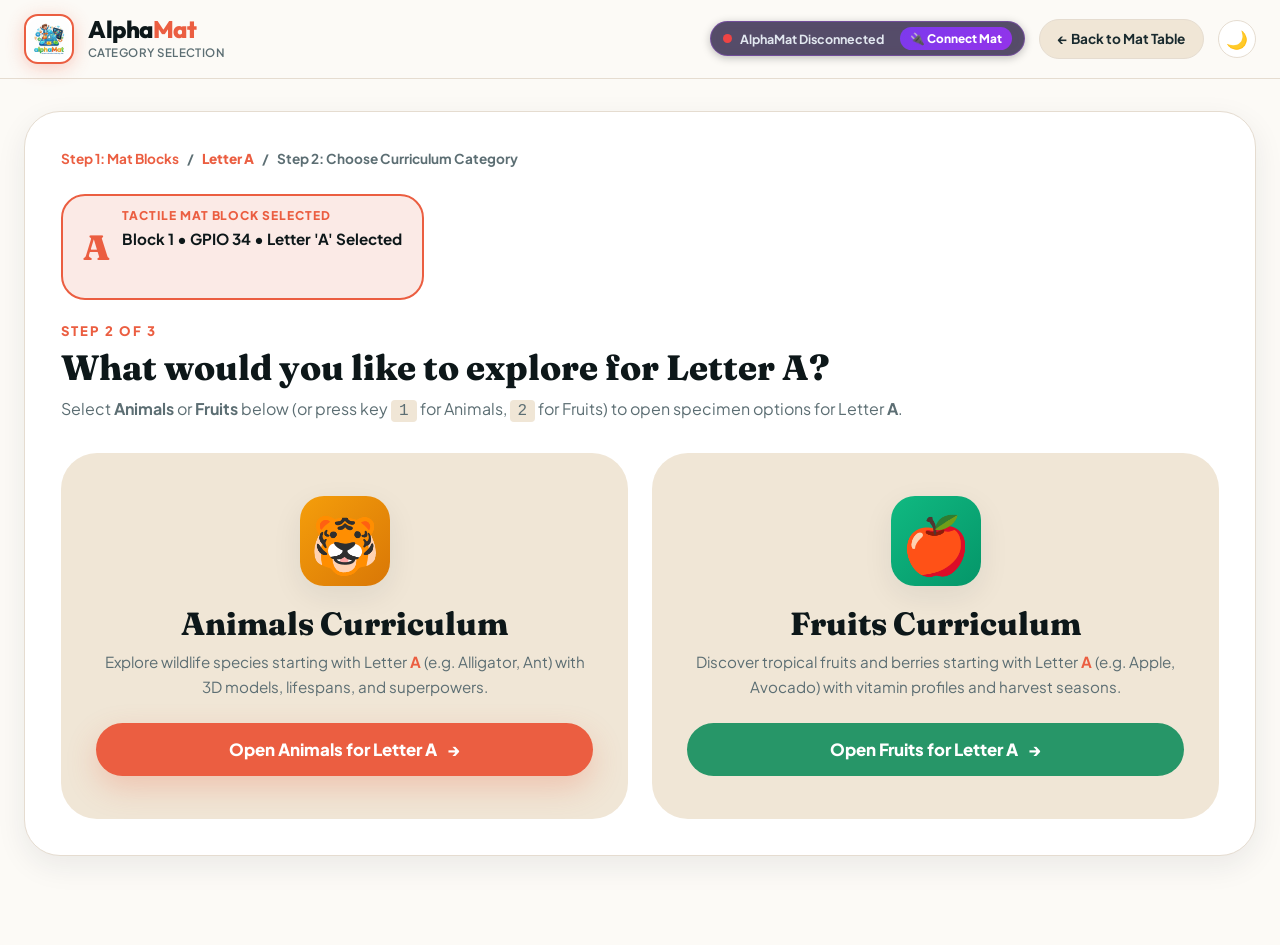
<file: category.html>
<!DOCTYPE html>
<html lang="en" data-theme="light">
<head>
  <meta charset="utf-8">
  <meta name="viewport" content="width=device-width, initial-scale=1.0">
  <title>Step 2: Choose Curriculum Category — AlphaMat 3D Learning</title>
  <link rel="preconnect" href="https://fonts.googleapis.com">
  <link rel="preconnect" href="https://fonts.gstatic.com" crossorigin>
  <link href="https://fonts.googleapis.com/css2?family=Fraunces:ital,opsz,wght@0,9..144,600;0,9..144,700;0,9..144,800;0,9..144,900;1,9..144,600;1,9..144,700&family=JetBrains+Mono:wght@500;700&family=Outfit:wght@500;600;700;800;900&family=Plus+Jakarta+Sans:wght@400;500;600;700;800&display=swap" rel="stylesheet">
  <link rel="stylesheet" href="css/style.css">
  <style>
    body {
      min-height: 100vh;
      background: var(--bg-main);
      display: flex;
      flex-direction: column;
    }
  </style>
</head>
<body class="dash-view-wrapper">

  <!-- Header -->
  <header class="dash-nav-header">
    <div class="dash-nav-container">
      <a href="category.html" class="brand-group">
        <div class="brand-logo-container">
          <img src="images/alphamat_logo.png" alt="AlphaMat Logo" class="brand-logo-img" onerror="this.src='images/logo.jpg'">
        </div>
        <div class="brand-text-block">
          <div class="brand-title">
            Alpha<span class="text-coral">Mat</span>
          </div>
          <span class="brand-subtitle">Category Selection</span>
        </div>
      </a>

      <div style="display: flex; align-items: center; gap: 14px;">
        <a href="mat.html" class="btn-logout">
          ← Back to Mat Table
        </a>
        <button class="theme-toggle" onclick="toggleTheme()" title="Toggle Theme">
          🌙
        </button>
      </div>
    </div>
  </header>

  <div class="dash-body">
    <!-- Breadcrumb & Step Header -->
    <div class="pathway-step-card">
      <div class="pathway-breadcrumb">
        <a href="mat.html" class="pathway-breadcrumb-item">Step 1: Mat Blocks</a>
        <span>/</span>
        <span id="crumbSelectedLetter" style="color: var(--coral); font-weight: 800;">Letter A</span>
        <span>/</span>
        <span>Step 2: Choose Curriculum Category</span>
      </div>

      <!-- Hero Selected Mat Letter Pill -->
      <div class="selected-letter-badge-hero">
        <div class="hero-char" id="badgeHeroChar">A</div>
        <div class="hero-info">
          <span class="hero-label">Tactile Mat Block Selected</span>
          <span class="hero-desc" id="badgeHeroDesc">Block 1 • GPIO 32 • Options [ A | N | 0 ]</span>
        </div>
      </div>

      <div class="pathway-step-header">
        <p class="pathway-step-tag">Step 2 of 3</p>
        <h1 class="pathway-step-title" id="categoryTitle">What would you like to explore for Letter A?</h1>
        <p class="pathway-step-sub">
          Select <strong>Animals</strong> or <strong>Fruits</strong> below (or press key <kbd style="background:var(--bg-sand); padding:2px 8px; border-radius:4px;">1</kbd> for Animals, <kbd style="background:var(--bg-sand); padding:2px 8px; border-radius:4px;">2</kbd> for Fruits) to open specimen options for Letter <strong id="subLetterText">A</strong>.
        </p>
      </div>

      <!-- Category Choices Grid -->
      <div class="category-choice-grid">
        <!-- Animals Card -->
        <div class="category-select-card animal-card" onclick="selectCategory('Animal')">
          <div class="category-card-icon">🐯</div>
          <h2 class="category-card-title">Animals Curriculum</h2>
          <p class="category-card-desc" id="animalCardDesc">
            Explore wildlife species starting with Letter <strong class="text-coral" id="animalLetterChar">A</strong> (e.g. Ant, Alligator) with 3D models, lifespans, and superpowers.
          </p>
          <button class="btn-primary-lg" style="margin-top: 24px; width: 100%; justify-content: center;">
            <span id="btnAnimalLabel">Open Animals for Letter A</span> <span>→</span>
          </button>
        </div>

        <!-- Fruits Card -->
        <div class="category-select-card fruit-card" onclick="selectCategory('Fruit')">
          <div class="category-card-icon">🍎</div>
          <h2 class="category-card-title">Fruits Curriculum</h2>
          <p class="category-card-desc" id="fruitCardDesc">
            Discover tropical fruits, berries, and citrus starting with Letter <strong class="text-coral" id="fruitLetterChar">A</strong> (e.g. Apple, Avocado) with vitamin profiles and harvest seasons.
          </p>
          <button class="btn-primary-lg" style="margin-top: 24px; width: 100%; justify-content: center; background: var(--mint-strong); box-shadow: none;">
            <span id="btnFruitLabel">Open Fruits for Letter A</span> <span>→</span>
          </button>
        </div>
      </div>
    </div>
  </div>

  <script src="js/data.js"></script>
  <script>
    const urlParams = new URLSearchParams(window.location.search);
    const letter = (urlParams.get('letter') || 'A').toUpperCase();
    const gpio = urlParams.get('gpio') || (letter === 'N' ? '32' : '34');
    const block = urlParams.get('block') || '1';

    // Populate Dynamic Titles & Badges
    document.getElementById('crumbSelectedLetter').textContent = `Letter ${letter}`;
    document.getElementById('badgeHeroChar').textContent = letter;
    document.getElementById('badgeHeroDesc').textContent = `Block ${block} • GPIO ${gpio} • Letter '${letter}' Selected`;
    document.getElementById('categoryTitle').textContent = `What would you like to explore for Letter ${letter}?`;
    document.getElementById('subLetterText').textContent = letter;
    document.getElementById('animalLetterChar').textContent = letter;
    document.getElementById('fruitLetterChar').textContent = letter;
    document.getElementById('btnAnimalLabel').textContent = `Open Animals for Letter ${letter}`;
    document.getElementById('btnFruitLabel').textContent = `Open Fruits for Letter ${letter}`;

    // Dynamically retrieve specimen names for this letter from dataset
    if (typeof ALPHAMAT_DATA !== 'undefined') {
      const animalMatches = (ALPHAMAT_DATA.animals || []).filter(a => a.alphabet === letter).map(a => a.name);
      const fruitMatches = (ALPHAMAT_DATA.fruits || []).filter(f => f.alphabet === letter).map(f => f.name);

      const animalExamples = animalMatches.length > 0 ? ` (e.g. ${animalMatches.slice(0, 2).join(', ')})` : '';
      const fruitExamples = fruitMatches.length > 0 ? ` (e.g. ${fruitMatches.slice(0, 2).join(', ')})` : '';

      const animalDesc = document.getElementById('animalCardDesc');
      const fruitDesc = document.getElementById('fruitCardDesc');

      if (animalDesc) {
        animalDesc.innerHTML = `Explore wildlife species starting with Letter <strong class="text-coral">${letter}</strong>${animalExamples} with 3D models, lifespans, and superpowers.`;
      }
      if (fruitDesc) {
        fruitDesc.innerHTML = `Discover tropical fruits and berries starting with Letter <strong class="text-coral">${letter}</strong>${fruitExamples} with vitamin profiles and harvest seasons.`;
      }
    }

    function selectCategory(mode) {
      localStorage.setItem('alphamat_mode', mode);
      // Direct navigation to Step 3: Specimen options for that specific letter & category
      window.location.href = `selection.html?mode=${encodeURIComponent(mode)}&letter=${encodeURIComponent(letter)}`;
    }

    // Keyboard navigation
    window.addEventListener('keydown', (e) => {
      if (e.target.tagName === 'INPUT' || e.target.tagName === 'TEXTAREA' || e.ctrlKey || e.altKey || e.metaKey) return;
      if (e.key === '1') selectCategory('Animal');
      if (e.key === '2') selectCategory('Fruit');
      if (e.key === 'Backspace' || e.key === 'Escape') {
        window.location.href = 'mat.html';
      }
    });

    // 📡 Live Hardware Serial Event Listener (Pins: A:34, B:35, C:32, D:33, E:36)
    // Protection Rule: Never auto-select or change alphabet in category section!
    let hardwareListenerInitialized = false;
    let lastHardwareTimestamp = 0;

    async function pollHardwareEvent() {
      try {
        const response = await fetch(`hardware_event.json?t=${Date.now()}`, { cache: 'no-store' });
        if (response.ok) {
          const eventData = await response.json();
          if (!hardwareListenerInitialized) {
            lastHardwareTimestamp = (eventData && eventData.timestamp) ? eventData.timestamp : (Date.now() / 1000);
            hardwareListenerInitialized = true;
            return;
          }

          if (eventData && eventData.letter && eventData.timestamp) {
            if (eventData.timestamp > lastHardwareTimestamp) {
              lastHardwareTimestamp = eventData.timestamp;
              const newLetter = String(eventData.letter).trim().toUpperCase();
              const gpio = eventData.gpio || (newLetter === 'A' ? 32 : (newLetter === 'B' ? 33 : (newLetter === 'C' ? 36 : (newLetter === 'D' ? 34 : (newLetter === 'E' ? 35 : 32)))));
              if (/^[A-Z]$/.test(newLetter)) {
                console.log(`[Category Protection]: Step on Letter ${newLetter} (GPIO ${gpio}) received while choosing category. Selection remains protected on Letter '${letter}'.`);
              }
            }
          }
        }
      } catch (e) {}
    }
    setInterval(pollHardwareEvent, 100);
  </script>
  <!-- AlphaMat Direct ESP32 Web Serial USB Controller -->
  <script src="js/web-serial.js"></script>
</body>
</html>
</file>
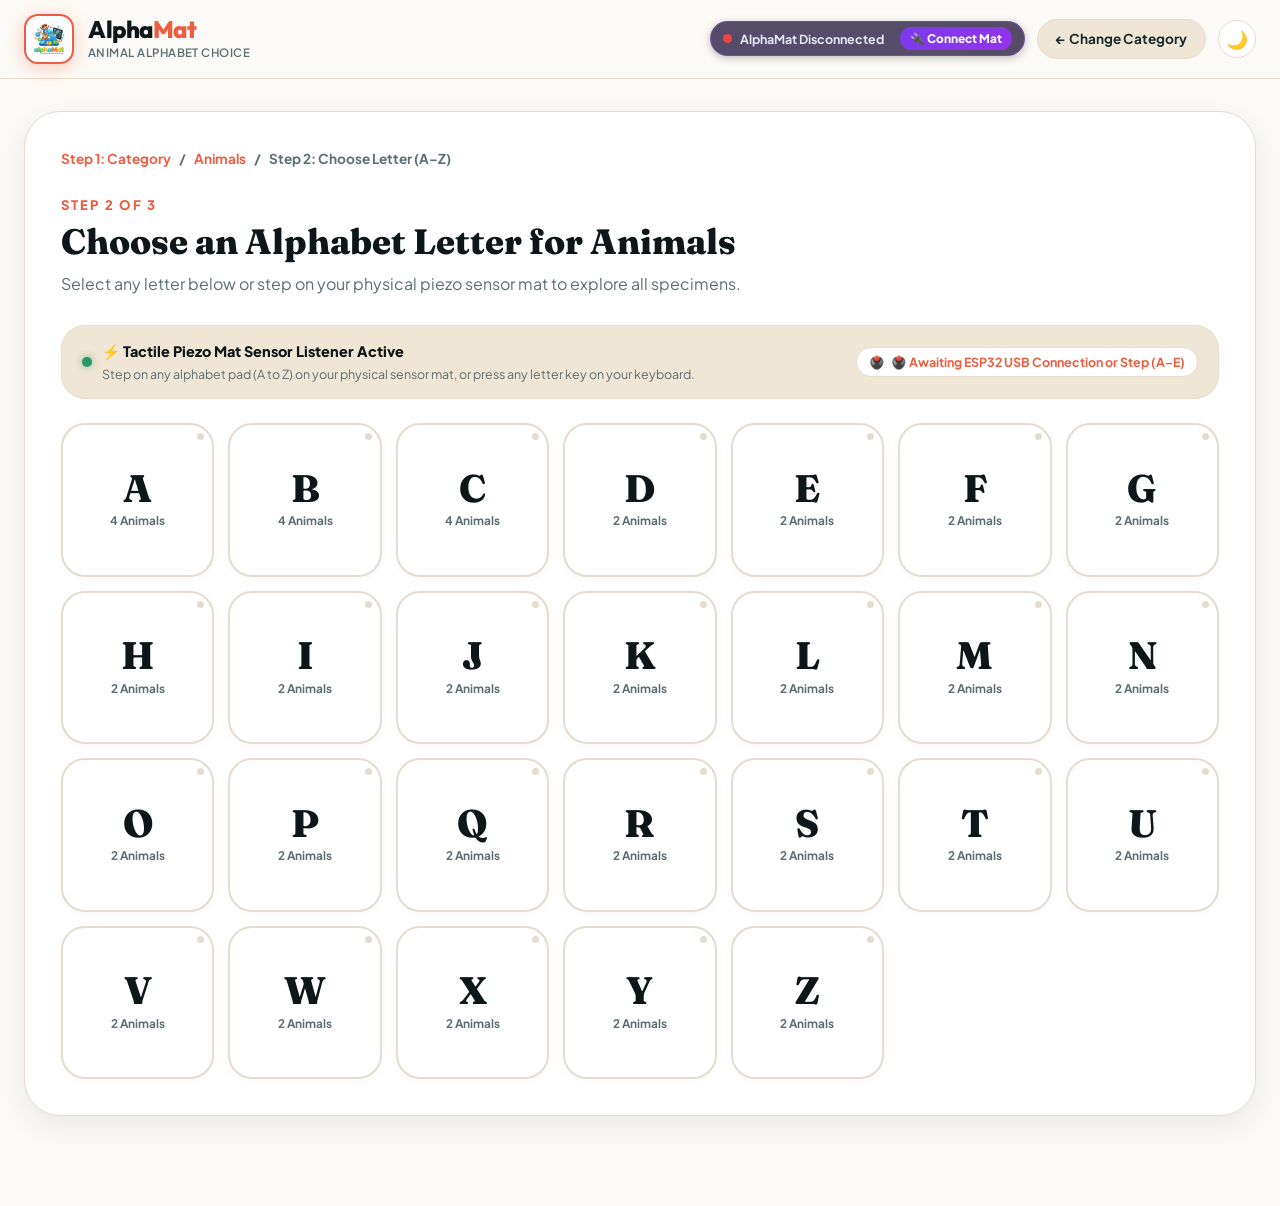
<file: letter.html>
<!DOCTYPE html>
<html lang="en" data-theme="light">
<head>
  <meta charset="utf-8">
  <meta name="viewport" content="width=device-width, initial-scale=1.0">
  <title>Step 2: Choose Alphabet Letter — AlphaMat 3D Learning</title>
  <link rel="preconnect" href="https://fonts.googleapis.com">
  <link rel="preconnect" href="https://fonts.gstatic.com" crossorigin>
  <link href="https://fonts.googleapis.com/css2?family=Fraunces:ital,opsz,wght@0,9..144,600;0,9..144,700;0,9..144,800;0,9..144,900;1,9..144,600;1,9..144,700&family=JetBrains+Mono:wght@500;700&family=Outfit:wght@500;600;700;800;900&family=Plus+Jakarta+Sans:wght@400;500;600;700;800&display=swap" rel="stylesheet">
  <link rel="stylesheet" href="css/style.css">
  <style>
    body {
      min-height: 100vh;
      background: var(--bg-main);
      display: flex;
      flex-direction: column;
    }
  </style>
</head>
<body class="dash-view-wrapper">

  <!-- Header -->
  <header class="dash-nav-header">
    <div class="dash-nav-container">
      <a href="category.html" class="brand-group">
        <div class="brand-logo-container">
          <img src="images/alphamat_logo.png" alt="AlphaMat Logo" class="brand-logo-img" onerror="this.src='images/logo.jpg'">
        </div>
        <div class="brand-text-block">
          <div class="brand-title">
            Alpha<span class="text-coral">Mat</span>
          </div>
          <span class="brand-subtitle" id="letterNavSubtitle">Alphabet Choice</span>
        </div>
      </a>

      <div style="display: flex; align-items: center; gap: 12px;">
        <a href="category.html" class="btn-logout">
          ← Change Category
        </a>
        <button class="theme-toggle" onclick="toggleTheme()" title="Toggle Theme">
          🌙
        </button>
      </div>
    </div>
  </header>

  <div class="dash-body">
    <div class="pathway-step-card">
      <div class="pathway-breadcrumb">
        <a href="category.html" class="pathway-breadcrumb-item">Step 1: Category</a>
        <span>/</span>
        <span id="crumbCategoryName" style="color: var(--coral);">Animals</span>
        <span>/</span>
        <span>Step 2: Choose Letter (A–Z)</span>
      </div>

      <div class="pathway-step-header">
        <p class="pathway-step-tag">Step 2 of 3</p>
        <h1 class="pathway-step-title" id="letterStepTitle">Choose an Alphabet Letter</h1>
        <p class="pathway-step-sub">Select any letter below or step on your physical piezo sensor mat to explore all specimens.</p>
      </div>

      <!-- Live Piezo Sensor Status Banner -->
      <div class="piezo-live-banner">
        <div class="piezo-live-indicator">
          <div class="piezo-indicator-dot"></div>
          <div>
            <div class="piezo-live-text">⚡ Tactile Piezo Mat Sensor Listener Active</div>
            <div class="piezo-live-sub">Step on any alphabet pad (A to Z) on your physical sensor mat, or press any letter key on your keyboard.</div>
          </div>
        </div>
        <div class="piezo-live-badge">
          <span>🖲️</span> <span id="livePiezoStatusText">Awaiting Step (A–Z)</span>
        </div>
      </div>

      <!-- Full 26-Letter Grid (A to Z) -->
      <div class="letter-choice-grid" id="letterChoiceGrid"></div>
    </div>
  </div>

  <script src="js/data.js"></script>
  <script>
    const urlParams = new URLSearchParams(window.location.search);
    const mode = urlParams.get('mode') === 'Fruit' ? 'Fruit' : 'Animal';

    // Update headers
    document.getElementById('letterStepTitle').textContent = `Choose an Alphabet Letter for ${mode}s`;
    document.getElementById('crumbCategoryName').textContent = `${mode}s`;
    document.getElementById('letterNavSubtitle').textContent = `${mode} Alphabet Choice`;
    document.getElementById('livePiezoStatusText').textContent = `Awaiting Step on ${mode} Mat (A–Z)`;

    // Web Audio Chime
    const AudioCtx = window.AudioContext || window.webkitAudioContext;
    let audioCtx = null;
    function playStepTone() {
      try {
        if (!audioCtx) audioCtx = new AudioCtx();
        if (audioCtx.state === 'suspended') audioCtx.resume();
        const osc = audioCtx.createOscillator();
        const gain = audioCtx.createGain();
        osc.frequency.setValueAtTime(480, audioCtx.currentTime);
        osc.frequency.exponentialRampToValueAtTime(720, audioCtx.currentTime + 0.12);
        gain.gain.setValueAtTime(0.2, audioCtx.currentTime);
        gain.gain.exponentialRampToValueAtTime(0.001, audioCtx.currentTime + 0.15);
        osc.connect(gain);
        gain.connect(audioCtx.destination);
        osc.start();
        osc.stop(audioCtx.currentTime + 0.15);
      } catch(e) {}
    }

    // Render 26 Letters
    function renderGrid() {
      const grid = document.getElementById('letterChoiceGrid');
      grid.innerHTML = '';
      const letters = 'ABCDEFGHIJKLMNOPQRSTUVWXYZ'.split('');
      const dataset = typeof ALPHAMAT_DATA !== 'undefined' ? (mode === 'Animal' ? ALPHAMAT_DATA.animals : ALPHAMAT_DATA.fruits) : [];

      letters.forEach(char => {
        const matchCount = dataset.filter(item => item.alphabet === char).length;
        const btn = document.createElement('div');
        btn.className = 'letter-choice-btn';
        btn.id = `letter-btn-${char}`;
        btn.setAttribute('data-letter', char);
        btn.innerHTML = `
          <div class="letter-char">${char}</div>
          <div class="letter-count-label">${matchCount > 0 ? `${matchCount} ${mode.toLowerCase()}s` : 'Explore'}</div>
        `;
        btn.onclick = () => selectLetter(char);
        grid.appendChild(btn);
      });
    }

    // Letter Selection & Navigation to Step 3
    let isNavigating = false;

    function selectLetter(char) {
      if (isNavigating) return;
      char = char.toUpperCase();
      isNavigating = true;

      playStepTone();

      const btn = document.getElementById(`letter-btn-${char}`);
      if (btn) {
        document.querySelectorAll('.letter-choice-btn').forEach(b => b.classList.remove('piezo-active'));
        btn.classList.add('piezo-active');
      }

      const badge = document.getElementById('livePiezoStatusText');
      if (badge) {
        badge.innerHTML = `⚡ Step Detected: <strong>Letter ${char}</strong> — Opening ${mode}s...`;
      }

      // Instant 10ms visual feedback before navigating
      setTimeout(() => {
        window.location.href = `selection.html?mode=${encodeURIComponent(mode)}&letter=${encodeURIComponent(char)}`;
      }, 10);
    }

    // Global Key Listener for Physical Mat Emulation
    window.addEventListener('keydown', (e) => {
      if (e.target.tagName === 'INPUT' || e.target.tagName === 'TEXTAREA' || e.ctrlKey || e.altKey || e.metaKey) return;
      const key = e.key.toUpperCase();
      if (/^[A-Z]$/.test(key)) {
        selectLetter(key);
      }
      if (e.key === 'Backspace' || e.key === 'Escape') {
        window.location.href = 'category.html';
      }
    });

    function toggleTheme() {
      const cur = document.documentElement.getAttribute('data-theme') || 'light';
      const nxt = cur === 'dark' ? 'light' : 'dark';
      document.documentElement.setAttribute('data-theme', nxt);
      localStorage.setItem('alphamat_theme', nxt);
      document.querySelectorAll('.theme-toggle').forEach(t => t.textContent = nxt === 'dark' ? '🌙' : '☀️');
    }

    const saved = localStorage.getItem('alphamat_theme');
    if (saved) {
      document.documentElement.setAttribute('data-theme', saved);
      document.querySelectorAll('.theme-toggle').forEach(t => t.textContent = saved === 'dark' ? '🌙' : '☀️');
    }

    // 📡 Live Hardware Serial Event Listener (Syncs with ESP32 Piezo Mat via hardware_listener.py)
    let letterHardwareListenerInitialized = false;
    let lastHardwareTimestamp = 0;

    async function pollHardwareEvent() {
      try {
        const response = await fetch(`hardware_event.json?t=${Date.now()}`, { cache: 'no-store' });
        if (response.ok) {
          const eventData = await response.json();
          if (!letterHardwareListenerInitialized) {
            lastHardwareTimestamp = (eventData && eventData.timestamp) ? eventData.timestamp : (Date.now() / 1000);
            letterHardwareListenerInitialized = true;
            return;
          }
          if (eventData && eventData.letter && eventData.timestamp) {
            if (eventData.timestamp > lastHardwareTimestamp) {
              lastHardwareTimestamp = eventData.timestamp;
              const stepLetter = String(eventData.letter).trim().toUpperCase();
              const gpio = eventData.gpio || (stepLetter === 'A' ? 32 : (stepLetter === 'B' ? 33 : (stepLetter === 'C' ? 36 : (stepLetter === 'D' ? 34 : (stepLetter === 'E' ? 35 : 32)))));
              if (/^[A-Z]$/.test(stepLetter)) {
                console.log(`[Hardware Piezo Step Detected]: Letter ${stepLetter} (GPIO ${gpio})`);
                selectLetter(stepLetter);
              }
            }
          }
        }
      } catch (e) {
        // Silently wait for hardware listener / event file creation
      }
    }
    // Poll hardware_event.json every 15ms (instantaneous response)
    setInterval(pollHardwareEvent, 50);

    // 📡 Live Firebase Realtime Database Listener (Syncs with ESP32 Mat Triggers)
    let lastFirebaseLetter = '';
    let initialFirebaseCheck = true;
    const FIREBASE_URL = 'https://interactive-mat-b38b8-default-rtdb.firebaseio.com/admin/currentLetter.json';

    async function pollFirebaseLiveStep() {
      try {
        const response = await fetch(FIREBASE_URL, { cache: 'no-store' });
        if (response.ok) {
          const letterVal = await response.json();
          if (letterVal && typeof letterVal === 'string') {
            const letter = letterVal.trim().toUpperCase();
            if (initialFirebaseCheck) {
              lastFirebaseLetter = letter;
              initialFirebaseCheck = false;
              return;
            }

            if (/^[A-Z]$/.test(letter) && letter !== lastFirebaseLetter) {
              lastFirebaseLetter = letter;
              console.log('[Firebase Live Step Detected]:', letter);
              selectLetter(letter);
            }
          }
        }
      } catch (e) {
        // Network silent
      }
    }
    // Poll Firebase every 500ms
    setInterval(pollFirebaseLiveStep, 500);

    renderGrid();
  </script>
  <!-- AlphaMat Direct ESP32 Web Serial USB Controller -->
  <script src="js/web-serial.js"></script>
</body>
</html>
</file>
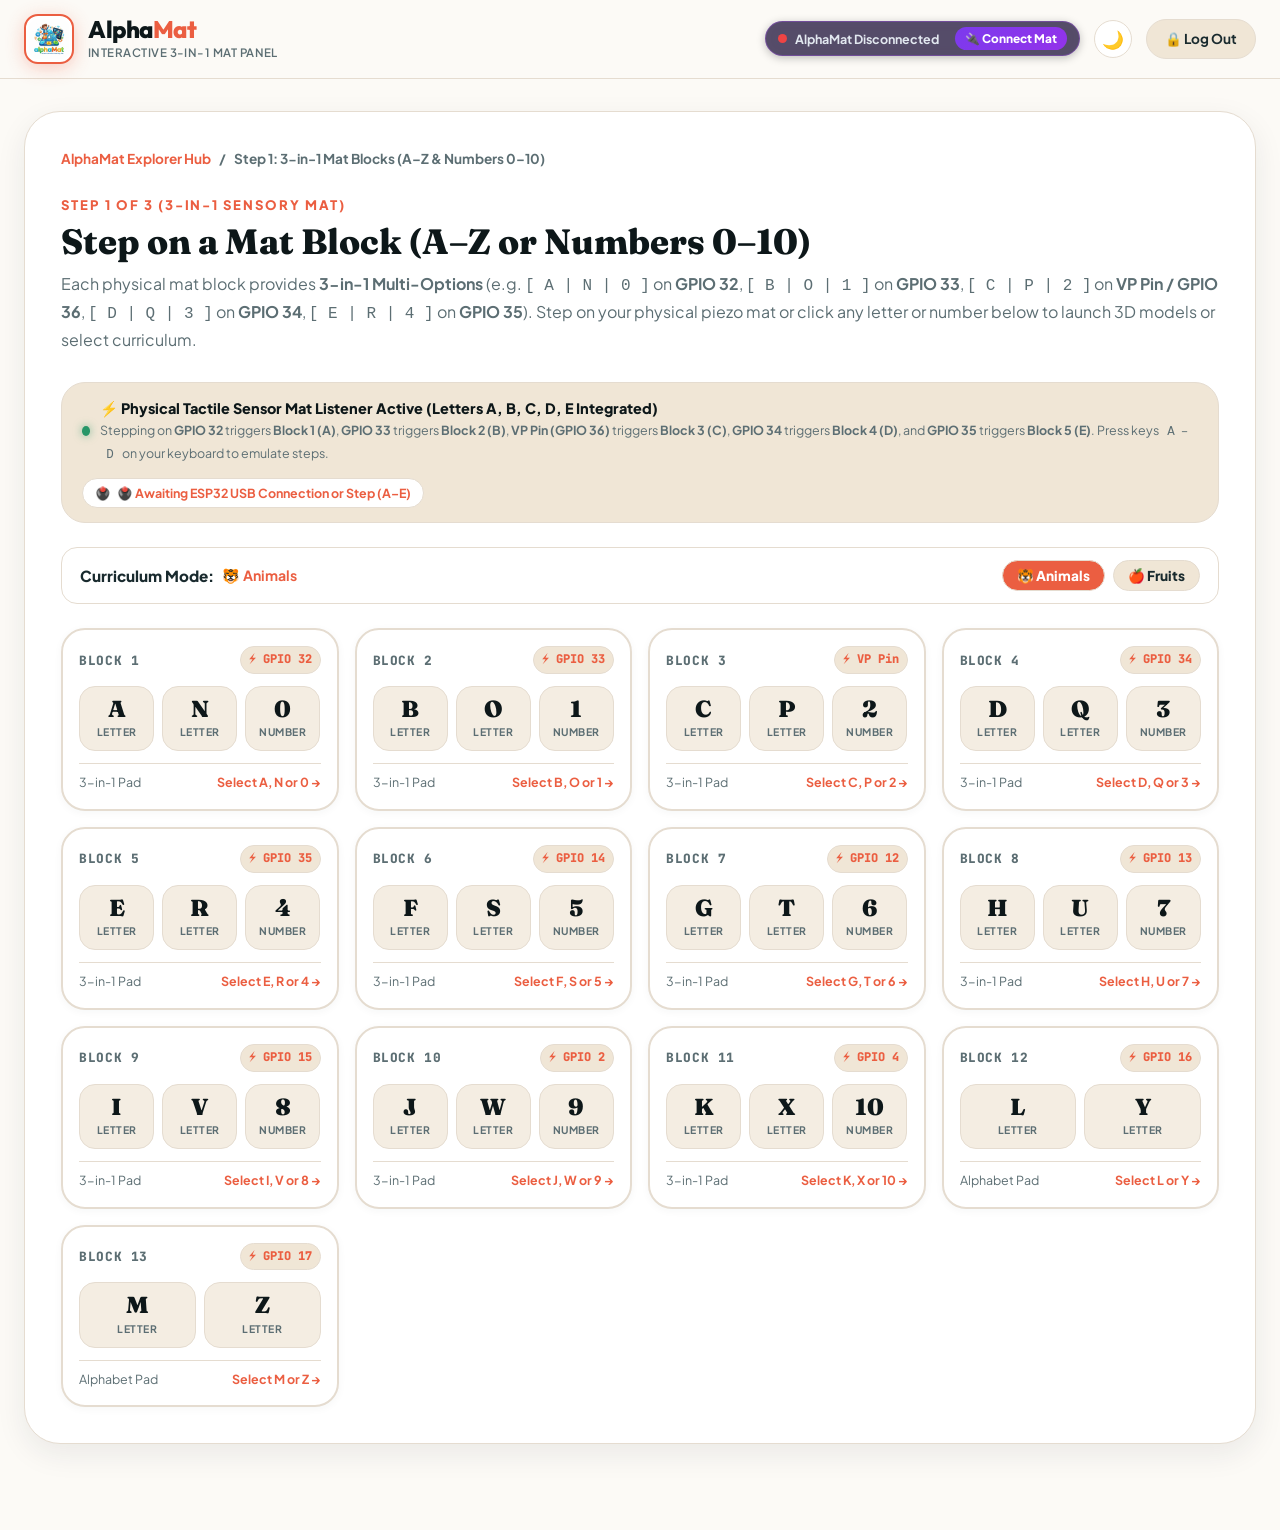
<file: mat.html>
<!DOCTYPE html>
<html lang="en" data-theme="light">
<head>
  <meta charset="utf-8">
  <meta name="viewport" content="width=device-width, initial-scale=1.0">
  <title>Step 1: 3-in-1 Sensory Mat Blocks — AlphaMat 3D Learning</title>
  <link rel="preconnect" href="https://fonts.googleapis.com">
  <link rel="preconnect" href="https://fonts.gstatic.com" crossorigin>
  <link href="https://fonts.googleapis.com/css2?family=Fraunces:ital,opsz,wght@0,9..144,600;0,9..144,700;0,9..144,800;0,9..144,900;1,9..144,600;1,9..144,700&family=JetBrains+Mono:wght@500;700&family=Outfit:wght@500;600;700;800;900&family=Plus+Jakarta+Sans:wght@400;500;600;700;800&display=swap" rel="stylesheet">
  <link rel="stylesheet" href="css/style.css">
  <style>
    body {
      min-height: 100vh;
      background: var(--bg-main);
      display: flex;
      flex-direction: column;
    }
    .mat-option-btn.selected-option,
    .mat-option-btn.piezo-active {
      background: linear-gradient(135deg, #EB5E41, #F59E0B) !important;
      color: #ffffff !important;
      border-color: #EB5E41 !important;
      box-shadow: 0 0 24px rgba(235, 94, 65, 0.9), 0 4px 14px rgba(235, 94, 65, 0.6) !important;
      transform: scale(1.12) translateY(-4px) !important;
      z-index: 10 !important;
      opacity: 1 !important;
    }
    .mat-option-btn.selected-option .mat-option-char,
    .mat-option-btn.piezo-active .mat-option-char {
      color: #ffffff !important;
      text-shadow: 0 2px 6px rgba(0,0,0,0.4) !important;
    }
    .mat-option-btn.selected-option .mat-option-type,
    .mat-option-btn.piezo-active .mat-option-type {
      color: #ffffff !important;
      font-weight: 900 !important;
    }
    .mat-3in1-card.piezo-triggered {
      border-color: var(--coral) !important;
      box-shadow: 0 0 30px rgba(235, 94, 65, 0.45) !important;
    }
  </style>
</head>
<body class="dash-view-wrapper">

  <!-- Header -->
  <header class="dash-nav-header">
    <div class="dash-nav-container">
      <a href="mat.html" class="brand-group">
        <div class="brand-logo-container">
          <img src="images/alphamat_logo.png" alt="AlphaMat Logo" class="brand-logo-img" onerror="this.src='images/logo.jpg'">
        </div>
        <div class="brand-text-block">
          <div class="brand-title">
            Alpha<span class="text-coral">Mat</span>
          </div>
          <span class="brand-subtitle">Interactive 3-in-1 Mat Panel</span>
        </div>
      </a>

      <div style="display: flex; align-items: center; gap: 14px;">
        <button class="theme-toggle" onclick="toggleTheme()" title="Toggle Theme">
          🌙
        </button>
        <a href="login.html" class="btn-logout">
          🔒 Log Out
        </a>
      </div>
    </div>
  </header>

  <div class="dash-body">
    <!-- Breadcrumb & Step Header -->
    <div class="pathway-step-card">
      <div class="pathway-breadcrumb">
        <span class="pathway-breadcrumb-item">AlphaMat Explorer Hub</span>
        <span>/</span>
        <span>Step 1: 3-in-1 Mat Blocks (A–Z & Numbers 0–10)</span>
      </div>

      <div class="pathway-step-header">
        <p class="pathway-step-tag">Step 1 of 3 (3-in-1 Sensory Mat)</p>
        <h1 class="pathway-step-title">Step on a Mat Block (A–Z or Numbers 0–10)</h1>
        <p class="pathway-step-sub">
          Each physical mat block provides <strong>3-in-1 Multi-Options</strong> (e.g. <code>[ A | N | 0 ]</code> on <strong>GPIO 32</strong>, <code>[ B | O | 1 ]</code> on <strong>GPIO 33</strong>, <code>[ C | P | 2 ]</code> on <strong>VP Pin / GPIO 36</strong>, <code>[ D | Q | 3 ]</code> on <strong>GPIO 34</strong>, <code>[ E | R | 4 ]</code> on <strong>GPIO 35</strong>). 
          Step on your physical piezo mat or click any letter or number below to launch 3D models or select curriculum.
        </p>
      </div>

      <!-- Live Piezo Sensor Status Banner -->
      <div class="piezo-live-banner">
        <div class="piezo-live-indicator">
          <div class="piezo-indicator-dot"></div>
          <div>
            <div class="piezo-live-text">⚡ Physical Tactile Sensor Mat Listener Active (Letters A, B, C, D, E Integrated)</div>
            <div class="piezo-live-sub">
              Stepping on <strong>GPIO 32</strong> triggers <strong>Block 1 (A)</strong>, <strong>GPIO 33</strong> triggers <strong>Block 2 (B)</strong>, <strong>VP Pin (GPIO 36)</strong> triggers <strong>Block 3 (C)</strong>, <strong>GPIO 34</strong> triggers <strong>Block 4 (D)</strong>, and <strong>GPIO 35</strong> triggers <strong>Block 5 (E)</strong>. Press keys <kbd style="background:var(--bg-sand); padding:2px 6px; border-radius:4px;">A</kbd>–<kbd style="background:var(--bg-sand); padding:2px 6px; border-radius:4px;">D</kbd> on your keyboard to emulate steps.
            </div>
          </div>
        </div>
        <div class="piezo-live-badge">
          <span>🖲️</span> <span id="livePiezoStatusText">Awaiting Step on Sensor Pad</span>
        </div>
      </div>

      <!-- Curriculum Mode Switcher (Animals or Fruits) -->
      <div style="display: flex; align-items: center; justify-content: space-between; margin: 16px 0 20px 0; padding: 12px 18px; background: var(--bg-card); border: 1px solid var(--border-subtle); border-radius: 16px; flex-wrap: wrap; gap: 10px;">
        <div style="display: flex; align-items: center; gap: 8px;">
          <span style="font-weight: 800; font-size: 0.95rem; color: var(--text-heading);">Curriculum Mode:</span>
          <span id="currentModeLabel" style="font-weight: 700; font-size: 0.88rem; color: var(--coral);">Animals</span>
        </div>
        <div style="display: flex; align-items: center; gap: 8px;">
          <button type="button" id="btnModeAnimal" class="btn-logout" onclick="setMatMode('Animal')" style="cursor: pointer; font-weight: 800; padding: 6px 14px; border-radius: 20px;">
            🐯 Animals
          </button>
          <button type="button" id="btnModeFruit" class="btn-logout" onclick="setMatMode('Fruit')" style="cursor: pointer; font-weight: 800; padding: 6px 14px; border-radius: 20px;">
            🍎 Fruits
          </button>
        </div>
      </div>

      <!-- 3-in-1 Mat Blocks Table Grid -->
      <div class="mat-blocks-grid" id="matBlocksGrid"></div>
    </div>
  </div>

  <script src="js/data.js"></script>
  <script>
    // Definition of the 13 Mat Blocks (Alphabet A-Z & Numbers 0-10)
    // Pins configured: A (Pin 32), B (Pin 33), C (Pin VP / GPIO 36), D (Pin 34), E (Pin 35)
    const MAT_BLOCKS = [
      { id: 1,  gpio: 32, primary: 'A', secondary: 'N', tertiary: '0',  title: 'Block 1' },
      { id: 2,  gpio: 33, primary: 'B', secondary: 'O', tertiary: '1',  title: 'Block 2' },
      { id: 3,  gpio: 36, primary: 'C', secondary: 'P', tertiary: '2',  title: 'Block 3' },
      { id: 4,  gpio: 34, primary: 'D', secondary: 'Q', tertiary: '3',  title: 'Block 4' },
      { id: 5,  gpio: 35, primary: 'E', secondary: 'R', tertiary: '4',  title: 'Block 5' },
      { id: 6,  gpio: 14, primary: 'F', secondary: 'S', tertiary: '5',  title: 'Block 6' },
      { id: 7,  gpio: 12, primary: 'G', secondary: 'T', tertiary: '6',  title: 'Block 7' },
      { id: 8,  gpio: 13, primary: 'H', secondary: 'U', tertiary: '7',  title: 'Block 8' },
      { id: 9,  gpio: 15, primary: 'I', secondary: 'V', tertiary: '8',  title: 'Block 9' },
      { id: 10, gpio: 2,  primary: 'J', secondary: 'W', tertiary: '9',  title: 'Block 10' },
      { id: 11, gpio: 4,  primary: 'K', secondary: 'X', tertiary: '10', title: 'Block 11' },
      { id: 12, gpio: 16, primary: 'L', secondary: 'Y', tertiary: null, title: 'Block 12' },
      { id: 13, gpio: 17, primary: 'M', secondary: 'Z', tertiary: null, title: 'Block 13' }
    ];

    function getGpioForLetter(letter) {
      const u = String(letter).toUpperCase();
      if (u === 'A') return 32;
      if (u === 'B') return 33;
      if (u === 'C') return 36;
      if (u === 'D') return 34;
      if (u === 'E') return 35;
      return 32;
    }

    function getGpioBadgeLabel(gpio) {
      if (gpio === 36 || String(gpio).toUpperCase().includes('VP')) return '⚡ VP Pin';
      return `⚡ GPIO ${gpio}`;
    }

    function setMatMode(mode) {
      localStorage.setItem('alphamat_mode', mode);
      updateModeButtons();
    }

    function updateModeButtons() {
      const mode = localStorage.getItem('alphamat_mode') || 'Animal';
      const label = document.getElementById('currentModeLabel');
      if (label) label.textContent = mode === 'Fruit' ? '🍎 Fruits' : '🐯 Animals';
      const btnA = document.getElementById('btnModeAnimal');
      const btnF = document.getElementById('btnModeFruit');
      if (btnA && btnF) {
        if (mode === 'Animal') {
          btnA.style.background = 'var(--coral)';
          btnA.style.color = '#fff';
          btnF.style.background = 'var(--bg-sand)';
          btnF.style.color = 'var(--text-main)';
        } else {
          btnF.style.background = 'var(--mint-strong)';
          btnF.style.color = '#fff';
          btnA.style.background = 'var(--bg-sand)';
          btnA.style.color = 'var(--text-main)';
        }
      }
    }

    // Web Audio Chime
    const AudioCtx = window.AudioContext || window.webkitAudioContext;
    let audioCtx = null;
    function playStepTone() {
      try {
        if (!audioCtx) audioCtx = new AudioCtx();
        if (audioCtx.state === 'suspended') audioCtx.resume();
        const osc = audioCtx.createOscillator();
        const gain = audioCtx.createGain();
        osc.frequency.setValueAtTime(440, audioCtx.currentTime);
        osc.frequency.exponentialRampToValueAtTime(740, audioCtx.currentTime + 0.12);
        gain.gain.setValueAtTime(0.2, audioCtx.currentTime);
        gain.gain.exponentialRampToValueAtTime(0.001, audioCtx.currentTime + 0.15);
        osc.connect(gain);
        gain.connect(audioCtx.destination);
        osc.start();
        osc.stop(audioCtx.currentTime + 0.15);
      } catch(e) {}
    }

    // Render Mat Table Blocks (3-in-1 Grid: 2 Letters + 1 Number per block for Blocks 1-11)
    function renderMatBlocks() {
      const grid = document.getElementById('matBlocksGrid');
      if (!grid) return;
      grid.innerHTML = '';

      MAT_BLOCKS.forEach(b => {
        const card = document.createElement('div');
        card.className = 'mat-3in1-card';
        card.id = `mat-block-${b.id}`;
        card.setAttribute('data-gpio', b.gpio);
        card.setAttribute('data-primary', b.primary);
        card.setAttribute('data-secondary', b.secondary);
        if (b.tertiary) card.setAttribute('data-tertiary', b.tertiary);

        const isDual = !b.tertiary;

        card.innerHTML = `
          <div class="mat-card-topbar">
            <span class="mat-block-num">${b.title}</span>
            <span class="mat-gpio-badge" id="mat-gpio-${b.id}">${getGpioBadgeLabel(b.gpio)}</span>
          </div>

          <div class="mat-options-row" style="${isDual ? 'grid-template-columns: 1fr 1fr;' : 'grid-template-columns: 1fr 1fr 1fr;'}">
            <div class="mat-option-btn primary-option" id="mat-btn-${b.primary}" onclick="event.stopPropagation(); selectLetter('${b.primary}', ${b.id}, getGpioForLetter('${b.primary}'));" title="Select Letter ${b.primary}">
              <span class="mat-option-char">${b.primary}</span>
              <span class="mat-option-type">Letter</span>
            </div>
            <div class="mat-option-btn secondary-option" id="mat-btn-${b.secondary}" onclick="event.stopPropagation(); selectLetter('${b.secondary}', ${b.id}, getGpioForLetter('${b.secondary}'));" title="Select Letter ${b.secondary}">
              <span class="mat-option-char">${b.secondary}</span>
              <span class="mat-option-type">Letter</span>
            </div>
            ${b.tertiary ? `
            <div class="mat-option-btn tertiary-option" id="mat-btn-num-${b.tertiary}" onclick="event.stopPropagation(); selectNumber('${b.tertiary}');" title="Open 3D Model of Number ${b.tertiary}">
              <span class="mat-option-char">${b.tertiary}</span>
              <span class="mat-option-type">Number</span>
            </div>` : ''}
          </div>

          <div class="mat-card-footer">
            <span>${isDual ? 'Alphabet Pad' : '3-in-1 Pad'}</span>
            <span class="mat-card-action-hint" id="mat-hint-${b.id}">Select ${b.primary}${b.tertiary ? ', ' + b.secondary + ' or ' + b.tertiary : ' or ' + b.secondary} →</span>
          </div>
        `;

        // Whole block click defaults to primary letter (e.g. A for Block 1)
        card.onclick = () => selectLetter(b.primary, b.id, getGpioForLetter(b.primary));
        grid.appendChild(card);
      });
    }

    // Letter Selection & Navigation directly to Specimen Selection (Step 3)
    let isNavigating = false;

    function selectLetter(letter, blockId = 1, gpio = null) {
      if (isNavigating) return;
      letter = String(letter).toUpperCase();
      if (!gpio) {
        gpio = getGpioForLetter(letter);
      }
      isNavigating = true;

      playStepTone();

      // Find matching block
      const block = MAT_BLOCKS.find(b => b.primary === letter || b.secondary === letter) || MAT_BLOCKS[0];
      const cardEl = document.getElementById(`mat-block-${block.id}`);

      // Clear previous active states
      document.querySelectorAll('.mat-3in1-card').forEach(c => c.classList.remove('piezo-triggered'));
      document.querySelectorAll('.mat-option-btn').forEach(btn => {
        btn.classList.remove('selected-option', 'piezo-active');
        btn.style.opacity = '0.45';
      });

      if (cardEl) {
        cardEl.classList.add('piezo-triggered');
        const hintEl = document.getElementById(`mat-hint-${block.id}`);
        if (hintEl) hintEl.innerHTML = `Selected <strong>Letter ${letter}</strong> →`;
        const gpioEl = document.getElementById(`mat-gpio-${block.id}`);
        if (gpioEl) {
          gpioEl.textContent = getGpioBadgeLabel(gpio);
        }
      }

      const selectedBtn = document.getElementById(`mat-btn-${letter}`);
      if (selectedBtn) {
        selectedBtn.classList.add('selected-option', 'piezo-active');
        selectedBtn.style.opacity = '1';
      }

      const currentMode = localStorage.getItem('alphamat_mode') || 'Animal';
      const statusBadge = document.getElementById('livePiezoStatusText');
      if (statusBadge) {
        statusBadge.innerHTML = `⚡ Step Detected: <strong>Letter ${letter} (${getGpioBadgeLabel(gpio)})</strong> — Opening ${currentMode}s automatically...`;
      }

      // Fast visual feedback then directly open specimen selection section!
      setTimeout(() => {
        window.location.href = `selection.html?mode=${encodeURIComponent(currentMode)}&letter=${encodeURIComponent(letter)}&gpio=${encodeURIComponent(gpio)}`;
      }, 140);
    }

    // Direct 3D Number Model Navigation (0 to 10)
    function selectNumber(num) {
      if (isNavigating) return;
      isNavigating = true;

      playStepTone();

      const statusBadge = document.getElementById('livePiezoStatusText');
      if (statusBadge) {
        statusBadge.innerHTML = `🔢 Opening <strong>3D Model of Number ${num}</strong>...`;
      }

      setTimeout(() => {
        window.location.href = `viewer.html?id=number_${encodeURIComponent(num)}&mode=Number&letter=${encodeURIComponent(num)}`;
      }, 450);
    }

    // Keyboard Key Listener for Physical Mat Emulation
    window.addEventListener('keydown', (e) => {
      if (e.target.tagName === 'INPUT' || e.target.tagName === 'TEXTAREA' || e.ctrlKey || e.altKey || e.metaKey) return;
      const key = e.key.toUpperCase();
      if (/^[A-Z]$/.test(key)) {
        const g = getGpioForLetter(key);
        selectLetter(key, 1, g);
      } else if (key === '0') {
        selectNumber('0');
      } else if (/^[1-9]$/.test(key) || key === '10') {
        selectNumber(key);
      }
    });

    // Theme Toggle
    function toggleTheme() {
      const cur = document.documentElement.getAttribute('data-theme') || 'light';
      const nxt = cur === 'dark' ? 'light' : 'dark';
      document.documentElement.setAttribute('data-theme', nxt);
      localStorage.setItem('alphamat_theme', nxt);
      document.querySelectorAll('.theme-toggle').forEach(t => t.textContent = nxt === 'dark' ? '🌙' : '☀️');
    }

    const saved = localStorage.getItem('alphamat_theme');
    if (saved) {
      document.documentElement.setAttribute('data-theme', saved);
      document.querySelectorAll('.theme-toggle').forEach(t => t.textContent = saved === 'dark' ? '🌙' : '☀️');
    }

    // 📡 Live Hardware Serial Event Listener (Syncs with ESP32 Piezo Mat via hardware_listener.py)
    // Guard: Do not trigger on stale events when opening or returning to this page!
    let hardwareListenerInitialized = false;
    let lastHardwareTimestamp = 0;

    async function pollHardwareEvent() {
      try {
        const response = await fetch(`hardware_event.json?t=${Date.now()}`, { cache: 'no-store' });
        if (response.ok) {
          const eventData = await response.json();
          if (!hardwareListenerInitialized) {
            // Baseline capture on first load: ignore previous steps so returning never auto-selects
            lastHardwareTimestamp = (eventData && eventData.timestamp) ? eventData.timestamp : (Date.now() / 1000);
            hardwareListenerInitialized = true;
            return;
          }

          if (eventData && eventData.letter && eventData.timestamp) {
            if (eventData.timestamp > lastHardwareTimestamp) {
              lastHardwareTimestamp = eventData.timestamp;
              const letter = String(eventData.letter).trim().toUpperCase();
              const gpio = eventData.gpio || getGpioForLetter(letter);
              if (/^[A-Z]$/.test(letter)) {
                console.log(`[Hardware Step Detected]: Letter ${letter} on GPIO ${gpio}`);
                selectLetter(letter, 1, gpio);
              }
            }
          }
        }
      } catch (e) {}
    }
    setInterval(pollHardwareEvent, 20); // High-frequency 20ms polling for instant response

    // Initial Render & autoSelect Check
    updateModeButtons();
    renderMatBlocks();

    const urlParams = new URLSearchParams(window.location.search);
    const autoSelectParam = urlParams.get('autoSelect');
    const autoGpioParam = urlParams.get('gpio');
    if (autoSelectParam && /^[A-Z]$/.test(autoSelectParam.trim().toUpperCase())) {
      const char = autoSelectParam.trim().toUpperCase();
      const g = autoGpioParam || getGpioForLetter(char);
      // Clean URL so refreshing the browser doesn't re-trigger autoSelect
      if (window.history && window.history.replaceState) {
        window.history.replaceState({}, document.title, window.location.pathname);
      }
      selectLetter(char, 1, g);
    }
  </script>
  <!-- AlphaMat Direct ESP32 Web Serial USB Controller -->
  <script src="js/web-serial.js"></script>
</body>
</html>
</file>
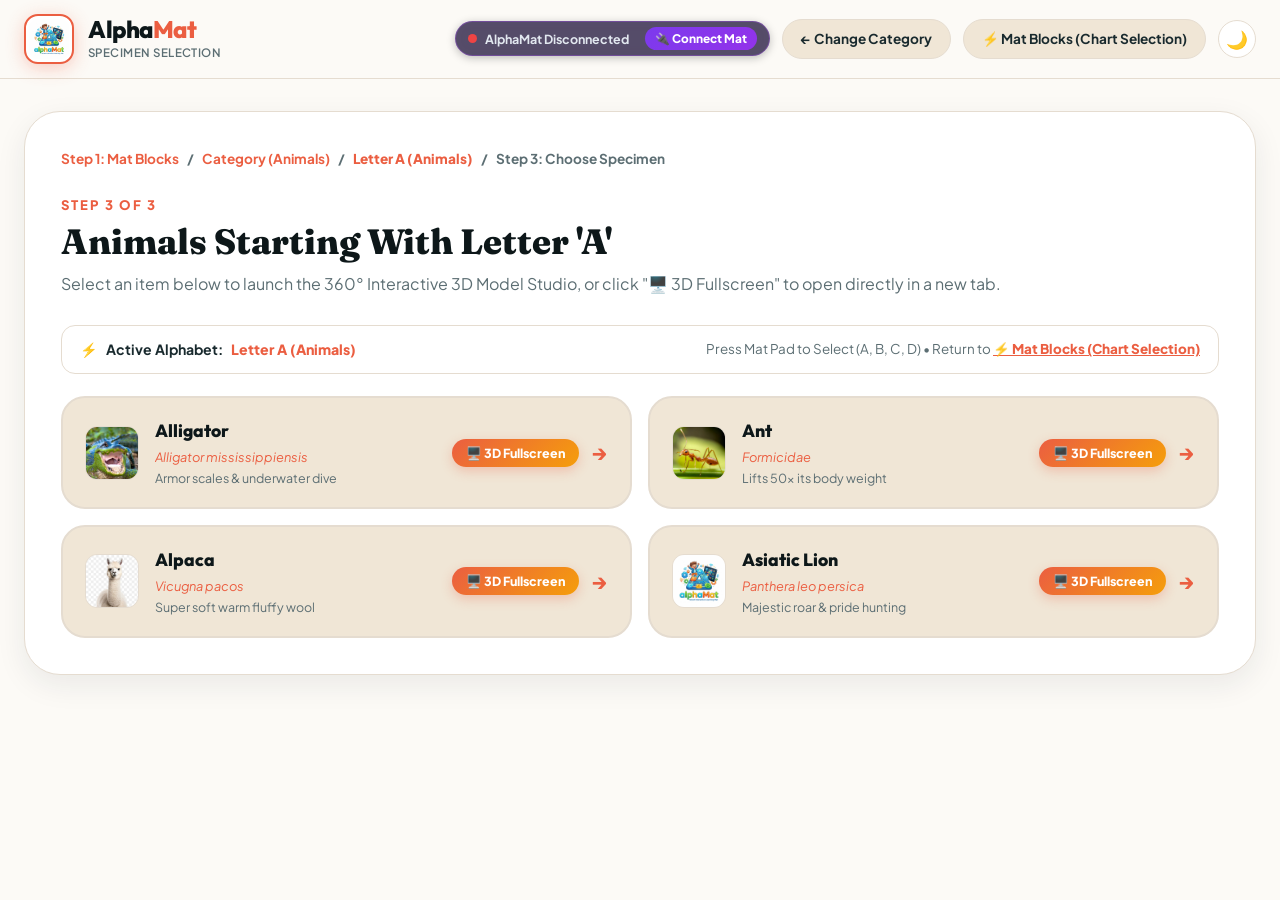
<file: selection.html>
<!DOCTYPE html>
<html lang="en" data-theme="light">

<head>
  <meta charset="utf-8">
  <meta name="viewport" content="width=device-width, initial-scale=1.0">
  <title>Step 3: Select Specimen — AlphaMat 3D Learning</title>
  <link rel="preconnect" href="https://fonts.googleapis.com">
  <link rel="preconnect" href="https://fonts.gstatic.com" crossorigin>
  <link
    href="https://fonts.googleapis.com/css2?family=Fraunces:ital,opsz,wght@0,9..144,600;0,9..144,700;0,9..144,800;0,9..144,900;1,9..144,600;1,9..144,700&family=JetBrains+Mono:wght@500;700&family=Outfit:wght@500;600;700;800;900&family=Plus+Jakarta+Sans:wght@400;500;600;700;800&display=swap"
    rel="stylesheet">
  <link rel="stylesheet" href="css/style.css">
  <style>
    body {
      min-height: 100vh;
      background: var(--bg-main);
      display: flex;
      flex-direction: column;
    }

    .specimen-card-actions {
      display: flex;
      align-items: center;
      gap: 8px;
    }

    .btn-card-fullscreen {
      padding: 6px 14px;
      font-size: 0.78rem;
      font-weight: 800;
      border-radius: 20px;
      background: linear-gradient(135deg, #EB5E41, #F59E0B);
      color: #ffffff;
      border: none;
      cursor: pointer;
      box-shadow: 0 4px 12px rgba(235, 94, 65, 0.28);
      transition: all 0.2s cubic-bezier(0.16, 1, 0.3, 1);
      white-space: nowrap;
      display: inline-flex;
      align-items: center;
      gap: 4px;
    }

    .btn-card-fullscreen:hover {
      transform: translateY(-2px) scale(1.04);
      box-shadow: 0 6px 16px rgba(235, 94, 65, 0.45);
    }

    .badge-no-3d {
      padding: 4px 10px;
      font-size: 0.72rem;
      font-weight: 700;
      border-radius: 12px;
      background: var(--bg-sand);
      color: var(--text-muted);
      border: 1px solid var(--border-subtle);
    }
  </style>
</head>

<body class="dash-view-wrapper">

  <!-- Header -->
  <header class="dash-nav-header">
    <div class="dash-nav-container">
      <a href="category.html" class="brand-group">
        <div class="brand-logo-container">
          <img src="images/alphamat_logo.png" alt="AlphaMat Logo" class="brand-logo-img"
            onerror="this.src='images/logo.jpg'">
        </div>
        <div class="brand-text-block">
          <div class="brand-title">
            Alpha<span class="text-coral">Mat</span>
          </div>
          <span class="brand-subtitle">Specimen Selection</span>
        </div>
      </a>

      <div style="display: flex; align-items: center; gap: 12px;">
        <a id="btnBackToCategory" href="category.html" class="btn-logout">
          ← Change Category
        </a>
        <a id="btnBackToMat" href="mat.html" class="btn-logout" title="Return to Mat Blocks Chart to select another alphabet">
          ⚡ Mat Blocks (Chart Selection)
        </a>
        <button class="theme-toggle" onclick="toggleTheme()" title="Toggle Theme">
          🌙
        </button>
      </div>
    </div>
  </header>

  <div class="dash-body">
    <div class="pathway-step-card">
      <div class="pathway-breadcrumb">
        <a href="mat.html" class="pathway-breadcrumb-item">Step 1: Mat Blocks</a>
        <span>/</span>
        <a id="crumbCategoryLink" href="category.html" class="pathway-breadcrumb-item">Step 2: Category</a>
        <span>/</span>
        <span id="crumbSpecimenMode" style="color: var(--coral); font-weight: 800;">Animals for Letter A</span>
        <span>/</span>
        <span>Step 3: Choose Specimen</span>
      </div>

      <div class="pathway-step-header">
        <p class="pathway-step-tag">Step 3 of 3</p>
        <h1 class="pathway-step-title" id="selectionStepTitle">Specimens for Letter A</h1>
        <p class="pathway-step-sub">Select an item below to launch the 360° Interactive 3D Model Studio, or click "🖥️ 3D Fullscreen" to open directly in a new tab.</p>
      </div>

      <!-- Live Auto-Select & Hardware Step Indicator -->
      <div style="margin-bottom: 22px; padding: 12px 18px; border-radius: 14px; background: var(--bg-card); border: 1px solid var(--border-subtle); display: flex; align-items: center; justify-content: space-between; flex-wrap: wrap; gap: 10px; font-size: 0.88rem;">
        <div style="display: flex; align-items: center; gap: 8px;">
          <span>⚡</span>
          <span style="color: var(--text-heading); font-weight: 700;">Active Alphabet:</span>
          <span id="sectionLockLetterBadge" style="color: var(--coral); font-weight: 800;">Letter A (Animals)</span>
        </div>
        <div style="color: var(--text-muted); font-size: 0.84rem;">
          Press Mat Pad to Select (A, B, C, D) • Return to <a href="mat.html" style="color: var(--coral); font-weight: 800; text-decoration: underline;">⚡ Mat Blocks (Chart Selection)</a>
        </div>
      </div>

      <!-- Specimen Grid List -->
      <div class="specimen-choice-grid" id="specimenChoiceGrid"></div>
    </div>
  </div>

  <script src="js/data.js"></script>
  <script>
    const urlParams = new URLSearchParams(window.location.search);
    const mode = urlParams.get('mode') === 'Fruit' ? 'Fruit' : 'Animal';
    const letter = (urlParams.get('letter') || 'A').toUpperCase();

    document.getElementById('btnBackToCategory').href = `category.html?letter=${encodeURIComponent(letter)}`;
    document.getElementById('crumbCategoryLink').href = `category.html?letter=${encodeURIComponent(letter)}`;
    document.getElementById('crumbCategoryLink').textContent = `Category (${mode}s)`;
    document.getElementById('crumbSpecimenMode').textContent = `Letter ${letter} (${mode}s)`;
    document.getElementById('selectionStepTitle').textContent = `${mode}s Starting With Letter '${letter}'`;
    const lockBadge = document.getElementById('sectionLockLetterBadge');
    if (lockBadge) lockBadge.textContent = `Letter ${letter} (${mode}s)`;

    function openModelFullscreen(model, name, category, image) {
      const url = `fullscreen.html?model=${encodeURIComponent(model || '')}&title=${encodeURIComponent(name)}&category=${encodeURIComponent(category || mode)}&image=${encodeURIComponent(image || '')}`;
      window.open(url, '_blank');
    }

    function renderSpecimens() {
      const grid = document.getElementById('specimenChoiceGrid');
      grid.innerHTML = '';

      const dataset = typeof ALPHAMAT_DATA !== 'undefined' ? (mode === 'Animal' ? ALPHAMAT_DATA.animals : ALPHAMAT_DATA.fruits) : [];
      let matching = dataset.filter(item => item.alphabet === letter);

      if (matching.length === 0 && typeof ALPHAMAT_DATA !== 'undefined') {
        const all = [...(ALPHAMAT_DATA.animals || []), ...(ALPHAMAT_DATA.fruits || [])];
        matching = all.filter(item => item.alphabet === letter);
      }

      if (matching.length === 0) {
        grid.innerHTML = `
          <div style="padding: 40px; text-align: center; color: var(--text-muted); font-size: 1.1rem; grid-column: 1 / -1;">
            No specimens found for Letter <strong>${letter}</strong>. Please choose another letter from the mat.
          </div>
        `;
        return;
      }

      matching.forEach(item => {
        const card = document.createElement('div');
        card.className = 'specimen-select-card';
        const imgSrc = item.hasRealImage && item.image ? `images/${encodeURIComponent(item.image)}` : 'images/alphamat_logo.png';
        const modelParam = item.model || '';
        const has3D = item.hasRealModel && item.model;

        card.innerHTML = `
          <div class="specimen-avatar-box">
            <img src="${imgSrc}" alt="${item.name}" onerror="this.src='images/alphamat_logo.png'">
          </div>
          <div class="specimen-card-info">
            <div class="specimen-card-name">${item.name}</div>
            <div class="specimen-card-sci">${item.scientificName || `Letter ${item.alphabet}`}</div>
            <div class="specimen-card-desc">${item.superpower || item.benefits || item.category}</div>
          </div>
          <div class="specimen-card-actions">
            ${has3D ? `
              <button class="btn-card-fullscreen" onclick="event.stopPropagation(); openModelFullscreen('${encodeURIComponent(modelParam)}', '${encodeURIComponent(item.name)}', '${encodeURIComponent(item.category || mode)}', '${encodeURIComponent(item.image || '')}');" title="Open 3D Studio in Fullscreen New Tab">
                🖥️ 3D Fullscreen
              </button>
            ` : `<span class="badge-no-3d">Photo Only</span>`}
            <div style="font-size: 1.3rem; color: var(--coral); font-weight: 800; margin-left: 4px;">→</div>
          </div>
        `;

        card.onclick = () => {
          // Genuine page navigation to 3D Viewer page
          window.location.href = `viewer.html?id=${encodeURIComponent(item.id)}&mode=${encodeURIComponent(mode)}&letter=${encodeURIComponent(letter)}`;
        };

        grid.appendChild(card);
      });
    }

    // Keyboard listener - Safe navigation without auto-changing current alphabet
    window.addEventListener('keydown', (e) => {
      if (e.target.tagName === 'INPUT' || e.target.tagName === 'TEXTAREA' || e.ctrlKey || e.altKey || e.metaKey) return;
      if (e.key === 'Backspace' || e.key === 'Escape') {
        window.location.href = 'mat.html';
      }
    });

    // Theme Toggle
    function toggleTheme() {
      const cur = document.documentElement.getAttribute('data-theme') || 'light';
      const nxt = cur === 'dark' ? 'light' : 'dark';
      document.documentElement.setAttribute('data-theme', nxt);
      localStorage.setItem('alphamat_theme', nxt);
      document.querySelectorAll('.theme-toggle').forEach(t => t.textContent = nxt === 'dark' ? '🌙' : '☀️');
    }

    const saved = localStorage.getItem('alphamat_theme');
    if (saved) {
      document.documentElement.setAttribute('data-theme', saved);
      document.querySelectorAll('.theme-toggle').forEach(t => t.textContent = saved === 'dark' ? '🌙' : '☀️');
    }

    // 📡 Live Hardware Serial Event Listener (Integrated with ESP32 Pins: A:34, B:35, C:32, D:33, E:36)
    // Automatically selects letters when received without manual button pressing!
    let hardwareListenerInitialized = false;
    let lastHardwareTimestamp = 0;

    async function pollHardwareEvent() {
      try {
        const response = await fetch(`hardware_event.json?t=${Date.now()}`, { cache: 'no-store' });
        if (response.ok) {
          const eventData = await response.json();
          if (!hardwareListenerInitialized) {
            lastHardwareTimestamp = (eventData && eventData.timestamp) ? eventData.timestamp : (Date.now() / 1000);
            hardwareListenerInitialized = true;
            return;
          }

          if (eventData && eventData.letter && eventData.timestamp) {
            if (eventData.timestamp > lastHardwareTimestamp) {
              lastHardwareTimestamp = eventData.timestamp;
              const newLetter = String(eventData.letter).trim().toUpperCase();
              const gpio = eventData.gpio || (newLetter === 'A' ? 32 : (newLetter === 'B' ? 33 : (newLetter === 'C' ? 36 : (newLetter === 'D' ? 34 : 35))));

              if (/^[A-E]$/.test(newLetter)) {
                if (newLetter === letter) {
                  console.log(`[Specimen Section]: Confirmed on Letter ${letter}`);
                  return;
                }
                console.log(`[Auto-Selection / Hardware Event]: Switching to Letter ${newLetter} (GPIO ${gpio})`);
                window.location.href = `selection.html?mode=${encodeURIComponent(mode)}&letter=${encodeURIComponent(newLetter)}&gpio=${encodeURIComponent(gpio)}`;
              }
            }
          }
        }
      } catch (e) {}
    }
    setInterval(pollHardwareEvent, 20); // High-frequency 20ms polling for instant response

    renderSpecimens();
  </script>
  <!-- AlphaMat Direct ESP32 Web Serial USB Controller -->
  <script src="js/web-serial.js"></script>
</body>

</html>
</file>
<file: css/style.css>
/* ==========================================================================
   AlphaMat — Interactive Learning Mat & EduTech Platform
   Multi-Step Step-by-Step Pathway Architecture
   Landing -> Login -> Dashboard -> Category -> Letter -> Specimen -> 3D Studio
   ========================================================================== */

:root {
  /* Editorial Warm Cream Theme */
  --bg-main: #fcfaf6;
  --bg-secondary: #f4ede2;
  --bg-card: #ffffff;
  --bg-card-hover: #ffffff;
  --bg-sand: #f0e6d6;
  --bg-cream: #fcfaf6;
  --bg-glass: rgba(255, 255, 255, 0.88);
  --bg-glass-strong: rgba(252, 250, 246, 0.96);
  
  --primary: #192a2e;
  --primary-foreground: #fcfaf6;
  --coral: #eb5e41;
  --coral-light: #fbeae6;
  --coral-glow: rgba(235, 94, 65, 0.3);
  --mint: #d7ede2;
  --mint-strong: #279668;
  --amber: #e59324;
  --sky: #0284c7;
  
  --border-subtle: #e5dcd0;
  --border-glow: rgba(235, 94, 65, 0.3);
  --border-focus: #eb5e41;
  
  --text-main: #192a2e;
  --text-muted: #5c6e73;
  --text-dim: #8b9ea3;
  --text-highlight: #0d1719;
  
  --font-heading: 'Fraunces', Georgia, serif;
  --font-sans: 'Outfit', 'Plus Jakarta Sans', sans-serif;
  --font-body: 'Plus Jakarta Sans', -apple-system, sans-serif;
  --font-mono: 'JetBrains Mono', 'DM Mono', monospace;
  
  --radius-sm: 8px;
  --radius-md: 16px;
  --radius-lg: 24px;
  --radius-xl: 36px;
  --radius-full: 9999px;
  
  --shadow-sm: 0 2px 8px rgba(25, 42, 46, 0.04);
  --shadow-md: 0 10px 30px rgba(25, 42, 46, 0.08);
  --shadow-lg: 0 24px 60px rgba(25, 42, 46, 0.12);
  --shadow-coral: 0 12px 30px rgba(235, 94, 65, 0.25);
  
  --transition-fast: 0.18s cubic-bezier(0.4, 0, 0.2, 1);
  --transition-normal: 0.3s cubic-bezier(0.4, 0, 0.2, 1);
  --transition-bounce: 0.4s cubic-bezier(0.34, 1.56, 0.64, 1);
}

[data-theme="dark"] {
  --bg-main: #0a0e14;
  --bg-secondary: #101622;
  --bg-card: #151d2c;
  --bg-card-hover: #1c263a;
  --bg-sand: #182233;
  --bg-cream: #0a0e14;
  --bg-glass: rgba(21, 29, 44, 0.88);
  --bg-glass-strong: rgba(10, 14, 20, 0.96);
  
  --primary: #f8fafc;
  --primary-foreground: #0a0e14;
  --coral: #ff6b4a;
  --coral-light: rgba(255, 107, 74, 0.15);
  --coral-glow: rgba(255, 107, 74, 0.35);
  --mint: rgba(39, 150, 104, 0.2);
  --mint-strong: #34d399;
  
  --border-subtle: rgba(255, 255, 255, 0.09);
  --border-glow: rgba(255, 107, 74, 0.35);
  --border-focus: #ff6b4a;
  
  --text-main: #e2e8f0;
  --text-muted: #94a3b8;
  --text-dim: #64748b;
  --text-highlight: #ffffff;
  
  --shadow-sm: 0 2px 8px rgba(0, 0, 0, 0.4);
  --shadow-md: 0 10px 30px rgba(0, 0, 0, 0.5);
  --shadow-lg: 0 24px 60px rgba(0, 0, 0, 0.7);
}

/* Global Reset */
*, *::before, *::after {
  box-sizing: border-box;
  margin: 0;
  padding: 0;
}

html {
  scroll-behavior: smooth;
  font-size: 16px;
}

body {
  font-family: var(--font-body);
  background-color: var(--bg-main);
  color: var(--text-main);
  min-height: 100vh;
  line-height: 1.65;
  overflow-x: hidden;
  position: relative;
  transition: background-color var(--transition-normal), color var(--transition-normal);
}

a {
  color: inherit;
  text-decoration: none;
}

button, input, select, textarea {
  font-family: inherit;
  outline: none;
}

button {
  cursor: pointer;
  border: none;
}

img {
  max-width: 100%;
  height: auto;
  display: block;
}

.container {
  max-width: 1320px;
  margin: 0 auto;
  padding: 0 24px;
}

/* Multi-View SPA Router: Strictly hide inactive views */
.app-view {
  display: none !important;
}

.app-view.active-view {
  display: block !important;
  animation: viewFadeIn 0.35s cubic-bezier(0.16, 1, 0.3, 1) forwards;
}

.app-view.active-view.dash-view-wrapper,
.app-view.active-view.login-view-wrapper {
  display: flex !important;
  flex-direction: column;
}

@keyframes viewFadeIn {
  from { opacity: 0; transform: translateY(12px) scale(0.995); }
  to { opacity: 1; transform: translateY(0) scale(1); }
}

/* Typography */
h1, h2, h3, h4, h5, h6 {
  color: var(--text-highlight);
  line-height: 1.15;
}

.font-serif {
  font-family: var(--font-heading);
}

.font-sans {
  font-family: var(--font-sans);
}

.text-coral {
  color: var(--coral) !important;
}

/* ==========================================================================
   Header & Brand Logo (Universal across all pages)
   ========================================================================== */
.site-header {
  position: sticky;
  top: 0;
  z-index: 1000;
  background: var(--bg-glass-strong);
  backdrop-filter: blur(20px);
  -webkit-backdrop-filter: blur(20px);
  border-bottom: 1px solid var(--border-subtle);
  padding: 14px 0;
}

.nav-wrap {
  display: flex;
  justify-content: space-between;
  align-items: center;
  gap: 20px;
}

.brand-group {
  display: flex;
  align-items: center;
  gap: 14px;
  cursor: pointer;
}

.brand-logo-container {
  width: 50px;
  height: 50px;
  border-radius: 14px;
  background: var(--bg-card);
  padding: 3px;
  border: 2px solid var(--coral);
  box-shadow: 0 4px 18px var(--coral-glow);
  display: grid;
  place-items: center;
  overflow: hidden;
  transition: var(--transition-bounce);
}

.brand-group:hover .brand-logo-container {
  transform: rotate(5deg) scale(1.08);
}

.brand-logo-img {
  width: 100%;
  height: 100%;
  border-radius: 10px;
  object-fit: cover;
}

.brand-text-block {
  display: flex;
  flex-direction: column;
}

.brand-title {
  font-family: var(--font-sans);
  font-size: 1.5rem;
  font-weight: 800;
  letter-spacing: -0.02em;
  color: var(--text-highlight);
  line-height: 1.1;
}

.brand-subtitle {
  font-size: 0.72rem;
  color: var(--text-muted);
  font-weight: 600;
  letter-spacing: 0.04em;
  text-transform: uppercase;
}

.nav-links {
  display: flex;
  align-items: center;
  gap: 6px;
  list-style: none;
}

.nav-link {
  padding: 8px 16px;
  border-radius: var(--radius-full);
  font-size: 0.9rem;
  font-weight: 600;
  color: var(--text-muted);
  transition: var(--transition-fast);
}

.nav-link:hover {
  color: var(--coral);
  background: rgba(235, 94, 65, 0.08);
}

.header-actions {
  display: flex;
  align-items: center;
  gap: 12px;
}

.btn-header-login {
  padding: 9px 20px;
  border-radius: var(--radius-full);
  background: transparent;
  border: 1px solid var(--border-subtle);
  color: var(--text-main);
  font-weight: 700;
  font-size: 0.88rem;
  transition: var(--transition-fast);
}

.btn-header-login:hover {
  border-color: var(--coral);
  color: var(--coral);
}

.btn-header-cta {
  padding: 9px 22px;
  border-radius: var(--radius-full);
  background: var(--coral);
  color: #ffffff;
  font-weight: 700;
  font-size: 0.88rem;
  box-shadow: 0 4px 14px var(--coral-glow);
  transition: var(--transition-bounce);
  display: inline-flex;
  align-items: center;
  gap: 6px;
}

.btn-header-cta:hover {
  transform: translateY(-2px);
  box-shadow: 0 8px 20px var(--coral-glow);
}

.theme-toggle {
  width: 38px;
  height: 38px;
  border-radius: 50%;
  background: var(--bg-card);
  border: 1px solid var(--border-subtle);
  color: var(--text-muted);
  display: grid;
  place-items: center;
  font-size: 1.1rem;
  transition: var(--transition-fast);
}

.theme-toggle:hover {
  color: var(--coral);
  border-color: var(--coral);
}

/* ==========================================================================
   Dashboard & Pathway Navigation Header & Layout
   ========================================================================== */
.dash-view-wrapper {
  min-height: 100vh;
  background-color: var(--bg-main);
}

.dash-nav-header {
  position: sticky;
  top: 0;
  z-index: 100;
  background: var(--bg-glass-strong);
  backdrop-filter: blur(20px);
  -webkit-backdrop-filter: blur(20px);
  border-bottom: 1px solid var(--border-subtle);
  padding: 14px 0;
}

.dash-nav-container {
  max-width: 1320px;
  margin: 0 auto;
  padding: 0 24px;
  display: flex;
  justify-content: space-between;
  align-items: center;
  gap: 20px;
}

.btn-logout {
  padding: 8px 18px;
  border-radius: var(--radius-full);
  background: var(--bg-sand);
  border: 1px solid var(--border-subtle);
  color: var(--text-main);
  font-weight: 700;
  font-size: 0.85rem;
  transition: var(--transition-fast);
  cursor: pointer;
  display: inline-flex;
  align-items: center;
  gap: 6px;
  white-space: nowrap;
}

.btn-logout:hover {
  background: rgba(235, 94, 65, 0.1);
  border-color: var(--coral);
  color: var(--coral);
}

.dash-body {
  max-width: 1320px;
  margin: 0 auto;
  padding: 32px 24px 60px;
  width: 100%;
}

.dash-greeting-row {
  display: flex;
  justify-content: space-between;
  align-items: center;
  margin-bottom: 28px;
  flex-wrap: wrap;
  gap: 16px;
}

.dash-greeting-title {
  font-family: var(--font-heading);
  font-size: 2.4rem;
  font-weight: 800;
  margin-bottom: 4px;
}

.dash-greeting-sub {
  font-size: 1rem;
  color: var(--text-muted);
}

.session-ready-pill {
  display: inline-flex;
  align-items: center;
  gap: 12px;
  padding: 10px 20px;
  border-radius: var(--radius-full);
  background: var(--bg-card);
  border: 1px solid var(--border-subtle);
  box-shadow: var(--shadow-sm);
}

.status-dot-pulse {
  width: 10px;
  height: 10px;
  border-radius: 50%;
  background: var(--mint-strong);
  box-shadow: 0 0 0 0 rgba(39, 150, 104, 0.7);
  animation: pulseGreen 1.8s infinite;
}

@keyframes pulseGreen {
  0% {
    transform: scale(0.95);
    box-shadow: 0 0 0 0 rgba(39, 150, 104, 0.7);
  }
  70% {
    transform: scale(1);
    box-shadow: 0 0 0 10px rgba(39, 150, 104, 0);
  }
  100% {
    transform: scale(0.95);
    box-shadow: 0 0 0 0 rgba(39, 150, 104, 0);
  }
}

.hardware-status-grid {
  display: grid;
  grid-template-columns: repeat(4, 1fr);
  gap: 16px;
  margin-bottom: 32px;
}

@media (max-width: 900px) {
  .hardware-status-grid {
    grid-template-columns: repeat(2, 1fr);
  }
}

@media (max-width: 550px) {
  .hardware-status-grid {
    grid-template-columns: 1fr;
  }
}

.hw-card {
  background: var(--bg-card);
  border: 1px solid var(--border-subtle);
  border-radius: var(--radius-lg);
  padding: 18px 20px;
  box-shadow: var(--shadow-sm);
  display: flex;
  flex-direction: column;
  gap: 8px;
  transition: var(--transition-fast);
}

.hw-card:hover {
  transform: translateY(-2px);
  border-color: var(--coral);
}

.hw-header {
  display: flex;
  justify-content: space-between;
  align-items: center;
  font-size: 0.82rem;
  font-weight: 700;
  color: var(--text-muted);
}

.hw-status-text {
  display: flex;
  align-items: center;
  gap: 8px;
  font-size: 0.95rem;
  font-weight: 800;
  color: var(--text-highlight);
}

/* ==========================================================================
   Hero Section (Landing)
   ========================================================================== */
.hero-section {
  min-height: calc(100vh - 78px);
  display: flex;
  align-items: center;
  padding: 30px 0;
  position: relative;
}

.hero-grid {
  display: grid;
  grid-template-columns: 1.08fr 0.92fr;
  gap: 50px;
  align-items: center;
}

.hero-brand-badge {
  display: inline-flex;
  align-items: center;
  gap: 12px;
  padding: 6px 18px 6px 8px;
  border-radius: var(--radius-full);
  background: var(--bg-card);
  border: 1px solid var(--border-subtle);
  box-shadow: var(--shadow-sm);
  margin-bottom: 24px;
}

.hero-badge-logo {
  width: 34px;
  height: 34px;
  border-radius: 8px;
  object-fit: cover;
}

.hero-badge-text {
  font-size: 0.85rem;
  font-weight: 800;
  color: var(--text-highlight);
}

.hero-title {
  font-family: var(--font-heading);
  font-size: clamp(3rem, 5.5vw, 4.8rem);
  font-weight: 800;
  letter-spacing: -0.03em;
  margin-bottom: 24px;
}

.hero-desc {
  font-size: 1.2rem;
  color: var(--text-muted);
  max-width: 580px;
  margin-bottom: 36px;
  line-height: 1.7;
}

.hero-cta-group {
  display: flex;
  flex-wrap: wrap;
  gap: 14px;
  margin-bottom: 40px;
}

.btn-primary-lg {
  padding: 16px 32px;
  border-radius: var(--radius-full);
  background: var(--coral);
  color: #ffffff;
  font-weight: 800;
  font-size: 1.05rem;
  box-shadow: var(--shadow-coral);
  display: inline-flex;
  align-items: center;
  gap: 10px;
  transition: var(--transition-bounce);
}

.btn-primary-lg:hover {
  transform: translateY(-3px);
  box-shadow: 0 16px 36px rgba(235, 94, 65, 0.35);
}

.btn-secondary-lg {
  padding: 16px 28px;
  border-radius: var(--radius-full);
  background: var(--bg-card);
  border: 1px solid var(--border-subtle);
  color: var(--text-highlight);
  font-weight: 700;
  font-size: 1.05rem;
  display: inline-flex;
  align-items: center;
  gap: 8px;
  transition: var(--transition-fast);
  box-shadow: var(--shadow-sm);
}

.btn-secondary-lg:hover {
  border-color: var(--coral);
  color: var(--coral);
  transform: translateY(-2px);
}

.hero-trust-bar {
  display: flex;
  align-items: center;
  gap: 14px;
  font-size: 0.9rem;
  color: var(--text-muted);
}

.avatar-stack {
  display: flex;
  margin-left: 6px;
}

.avatar-stack span {
  width: 32px;
  height: 32px;
  border-radius: 50%;
  border: 2px solid var(--bg-main);
  display: grid;
  place-items: center;
  font-size: 0.75rem;
  font-weight: 800;
  color: #ffffff;
  margin-left: -8px;
}

/* Hero Brand Logo Showcase Card */
.hero-visual-wrap {
  position: relative;
  display: flex;
  justify-content: center;
  align-items: center;
}

.hero-visual-wrap::before {
  content: '';
  position: absolute;
  top: 50%;
  left: 50%;
  transform: translate(-50%, -50%);
  width: 130%;
  height: 130%;
  background: radial-gradient(circle, rgba(235, 94, 65, 0.22) 0%, rgba(2, 132, 199, 0.1) 45%, transparent 70%);
  z-index: 0;
  pointer-events: none;
  filter: blur(20px);
}

.hero-logo-showcase-card {
  background: var(--bg-card);
  border: 1px solid var(--border-subtle);
  border-radius: var(--radius-xl);
  padding: 40px 36px;
  box-shadow: var(--shadow-lg);
  display: flex;
  flex-direction: column;
  align-items: center;
  text-align: center;
  position: relative;
  z-index: 1;
  max-width: 480px;
  width: 100%;
  transition: transform var(--transition-normal), box-shadow var(--transition-normal);
}

.hero-logo-showcase-card:hover {
  transform: translateY(-6px);
  box-shadow: 0 24px 60px rgba(235, 94, 65, 0.25);
  border-color: var(--coral);
}

.hero-logo-display-frame {
  width: 250px;
  height: 250px;
  border-radius: var(--radius-lg);
  background: var(--bg-sand);
  border: 3px solid var(--coral);
  box-shadow: 0 14px 40px var(--coral-glow);
  padding: 16px;
  display: grid;
  place-items: center;
  margin-bottom: 24px;
  overflow: hidden;
  position: relative;
  transition: transform 0.4s ease;
}

.hero-main-logo-image {
  width: 100%;
  height: 100%;
  object-fit: contain;
  border-radius: var(--radius-md);
  transition: transform 0.4s ease;
}

.hero-logo-showcase-card:hover .hero-main-logo-image {
  transform: scale(1.06);
}

.hero-logo-brand-title {
  font-family: var(--font-heading);
  font-size: 2.3rem;
  font-weight: 800;
  color: var(--text-highlight);
  margin-bottom: 8px;
}

.hero-logo-brand-tagline {
  font-size: 0.95rem;
  color: var(--text-muted);
  line-height: 1.55;
  margin-bottom: 20px;
  max-width: 380px;
}

.hero-logo-features-pill {
  display: inline-flex;
  align-items: center;
  gap: 10px;
  padding: 8px 20px;
  border-radius: var(--radius-full);
  background: var(--bg-sand);
  border: 1px solid var(--border-subtle);
  font-size: 0.82rem;
  font-weight: 700;
  color: var(--text-highlight);
}

@keyframes floatCard {
  0%, 100% { transform: translateY(0); }
  50% { transform: translateY(-8px); }
}

.touch-icon-box {
  width: 44px;
  height: 44px;
  border-radius: 12px;
  background: var(--mint);
  display: grid;
  place-items: center;
  font-size: 1.3rem;
}

/* ==========================================================================
   About & How It Works & Features (Landing)
   ========================================================================== */
.about-strip {
  background: var(--bg-card);
  border-top: 1px solid var(--border-subtle);
  border-bottom: 1px solid var(--border-subtle);
  padding: 80px 0;
}

.about-grid {
  display: grid;
  grid-template-columns: 1fr 1fr;
  gap: 60px;
  align-items: center;
}

.about-headline {
  font-family: var(--font-heading);
  font-size: clamp(2.4rem, 4vw, 3.6rem);
  font-weight: 800;
  line-height: 1.15;
}

.about-body {
  font-size: 1.15rem;
  color: var(--text-muted);
  line-height: 1.8;
}

.section-pad {
  padding: 90px 0;
}

.section-header-center {
  text-align: center;
  max-width: 700px;
  margin: 0 auto 50px;
}

.section-tag {
  font-size: 0.85rem;
  font-weight: 800;
  text-transform: uppercase;
  letter-spacing: 0.15em;
  color: var(--coral);
  margin-bottom: 12px;
  display: block;
}

.section-title {
  font-family: var(--font-heading);
  font-size: clamp(2.2rem, 4vw, 3.2rem);
  font-weight: 800;
  margin-bottom: 14px;
}

.section-subtitle {
  font-size: 1.1rem;
  color: var(--text-muted);
}

.how-steps-grid {
  display: grid;
  grid-template-columns: repeat(3, 1fr);
  gap: 30px;
}

.step-card {
  background: var(--bg-card);
  border: 1px solid var(--border-subtle);
  border-radius: var(--radius-xl);
  padding: 36px 30px;
  box-shadow: var(--shadow-sm);
  transition: var(--transition-normal);
  display: flex;
  flex-direction: column;
}

.step-card:hover {
  transform: translateY(-6px);
  border-color: var(--coral);
  box-shadow: var(--shadow-md);
}

.step-num {
  font-family: var(--font-mono);
  font-size: 1.2rem;
  font-weight: 800;
  color: var(--coral);
  margin-bottom: 24px;
}

.step-title {
  font-family: var(--font-heading);
  font-size: 1.8rem;
  font-weight: 800;
  margin-bottom: 12px;
}

.step-desc {
  font-size: 1rem;
  color: var(--text-muted);
  line-height: 1.7;
}

.features-banner {
  background: #16282b;
  color: #f8fafc;
  padding: 100px 0;
}

.features-banner .section-title {
  color: #ffffff;
}

.features-banner .section-subtitle {
  color: #94a3b8;
}

.feature-cards-grid {
  display: grid;
  grid-template-columns: repeat(3, 1fr);
  gap: 36px;
  margin-top: 50px;
}

.feature-item {
  border-top: 1px solid rgba(255, 255, 255, 0.15);
  padding-top: 28px;
}

.feature-icon-circle {
  width: 52px;
  height: 52px;
  border-radius: 16px;
  background: rgba(235, 94, 65, 0.15);
  color: var(--coral);
  display: grid;
  place-items: center;
  font-size: 1.6rem;
  margin-bottom: 20px;
}

.feature-title {
  font-family: var(--font-heading);
  font-size: 1.5rem;
  font-weight: 700;
  color: #ffffff;
  margin-bottom: 12px;
}

.feature-desc {
  font-size: 0.95rem;
  color: #94a3b8;
  line-height: 1.7;
}

/* ==========================================================================
   Dedicated Login Slide (#view-login)
   ========================================================================== */
.login-view-wrapper {
  min-height: 100vh;
  background: var(--bg-main);
}

.login-nav-header {
  padding: 20px 24px;
  display: flex;
  justify-content: space-between;
  align-items: center;
  max-width: 1280px;
  width: 100%;
  margin: 0 auto;
}

.btn-back-home {
  padding: 8px 18px;
  border-radius: var(--radius-full);
  border: 1px solid var(--border-subtle);
  background: var(--bg-card);
  font-weight: 700;
  font-size: 0.88rem;
  color: var(--text-muted);
  transition: var(--transition-fast);
}

.btn-back-home:hover {
  border-color: var(--coral);
  color: var(--coral);
}

.login-center-container {
  flex: 1;
  display: flex;
  align-items: center;
  justify-content: center;
  padding: 40px 24px;
}

.login-split-card {
  width: 100%;
  max-width: 1000px;
  background: var(--bg-card);
  border: 1px solid var(--border-subtle);
  border-radius: var(--radius-xl);
  overflow: hidden;
  box-shadow: var(--shadow-lg);
  display: grid;
  grid-template-columns: 1fr 1.08fr;
}

.login-left-banner {
  background: #192a2e;
  color: #ffffff;
  padding: 48px;
  display: flex;
  flex-direction: column;
  justify-content: space-between;
  position: relative;
  overflow: hidden;
}

.login-giant-badge {
  width: 90px;
  height: 90px;
  border-radius: var(--radius-lg);
  background: rgba(255, 255, 255, 0.08);
  border: 1px solid rgba(255, 255, 255, 0.15);
  display: grid;
  place-items: center;
  font-family: var(--font-heading);
  font-size: 3.5rem;
  font-weight: 800;
  color: var(--coral);
  margin-bottom: 24px;
}

.login-banner-tag {
  font-size: 0.75rem;
  font-weight: 800;
  text-transform: uppercase;
  letter-spacing: 0.18em;
  color: rgba(255, 255, 255, 0.6);
  margin-bottom: 12px;
}

.login-banner-title {
  font-family: var(--font-heading);
  font-size: 2.6rem;
  font-weight: 800;
  line-height: 1.1;
  margin-bottom: 14px;
}

.login-banner-desc {
  font-size: 0.95rem;
  color: rgba(255, 255, 255, 0.7);
  line-height: 1.7;
}

.login-form-side {
  padding: 48px;
  display: flex;
  flex-direction: column;
  justify-content: center;
}

.login-form-tag {
  font-size: 0.8rem;
  font-weight: 800;
  text-transform: uppercase;
  letter-spacing: 0.15em;
  color: var(--coral);
  margin-bottom: 8px;
}

.login-form-title {
  font-family: var(--font-heading);
  font-size: 2.2rem;
  font-weight: 800;
  margin-bottom: 6px;
}

.login-form-sub {
  font-size: 0.92rem;
  color: var(--text-muted);
  margin-bottom: 28px;
}

.form-group {
  margin-bottom: 20px;
}

.form-label {
  display: block;
  font-size: 0.85rem;
  font-weight: 700;
  color: var(--text-muted);
  margin-bottom: 6px;
}

.form-input {
  width: 100%;
  padding: 13px 18px;
  border-radius: var(--radius-md);
  background: var(--bg-sand);
  border: 1px solid var(--border-subtle);
  color: var(--text-main);
  font-size: 0.95rem;
  transition: var(--transition-fast);
}

.form-input:focus {
  border-color: var(--coral);
  background: var(--bg-card);
}

.demo-hint-box {
  background: var(--bg-sand);
  border: 1px dashed var(--border-subtle);
  border-radius: var(--radius-md);
  padding: 12px 16px;
  font-size: 0.82rem;
  color: var(--text-muted);
  margin-bottom: 22px;
  display: flex;
  justify-content: space-between;
  align-items: center;
}

/* ==========================================================================
   Step-by-Step Learning Pathway Styles
   ========================================================================== */
.pathway-step-card {
  background: var(--bg-card);
  border: 1px solid var(--border-subtle);
  border-radius: var(--radius-xl);
  padding: 36px;
  box-shadow: var(--shadow-md);
  margin-bottom: 30px;
  animation: viewFadeIn 0.3s ease;
}

.pathway-breadcrumb {
  display: flex;
  align-items: center;
  gap: 8px;
  font-size: 0.85rem;
  font-weight: 700;
  color: var(--text-muted);
  margin-bottom: 24px;
  flex-wrap: wrap;
}

.pathway-breadcrumb-item {
  color: var(--coral);
  cursor: pointer;
}

.pathway-breadcrumb-item:hover {
  text-decoration: underline;
}

.pathway-step-header {
  margin-bottom: 28px;
}

.pathway-step-tag {
  font-size: 0.82rem;
  font-weight: 800;
  text-transform: uppercase;
  letter-spacing: 0.15em;
  color: var(--coral);
  margin-bottom: 6px;
}

.pathway-step-title {
  font-family: var(--font-heading);
  font-size: 2.2rem;
  font-weight: 800;
  margin-bottom: 8px;
}

.pathway-step-sub {
  font-size: 1rem;
  color: var(--text-muted);
}

/* Category Choice Cards (Animal vs Fruit) */
.category-choice-grid {
  display: grid;
  grid-template-columns: repeat(2, 1fr);
  gap: 24px;
}

.category-select-card {
  background: var(--bg-sand);
  border: 3px solid transparent;
  border-radius: var(--radius-xl);
  padding: 40px 32px;
  cursor: pointer;
  transition: var(--transition-bounce);
  display: flex;
  flex-direction: column;
  align-items: center;
  text-align: center;
}

.category-select-card:hover {
  transform: translateY(-6px) scale(1.02);
  border-color: var(--coral);
  box-shadow: var(--shadow-lg);
  background: var(--bg-card);
}

.category-card-icon {
  width: 90px;
  height: 90px;
  border-radius: var(--radius-lg);
  display: grid;
  place-items: center;
  font-size: 3.5rem;
  margin-bottom: 20px;
  box-shadow: var(--shadow-md);
}

.category-select-card.animal-card .category-card-icon {
  background: linear-gradient(135deg, #f59e0b, #d97706);
}

.category-select-card.fruit-card .category-card-icon {
  background: linear-gradient(135deg, #10b981, #059669);
}

.category-card-title {
  font-family: var(--font-heading);
  font-size: 2rem;
  font-weight: 800;
  margin-bottom: 8px;
}

.category-card-desc {
  font-size: 0.95rem;
  color: var(--text-muted);
  line-height: 1.6;
}

/* Letter Choice Cards (A - Z) */
.letter-choice-grid {
  display: grid;
  grid-template-columns: repeat(7, 1fr);
  gap: 14px;
}

@media (max-width: 1024px) {
  .letter-choice-grid {
    grid-template-columns: repeat(6, 1fr);
  }
}

@media (max-width: 768px) {
  .letter-choice-grid {
    grid-template-columns: repeat(4, 1fr);
    gap: 10px;
  }
}

@media (max-width: 480px) {
  .letter-choice-grid {
    grid-template-columns: repeat(3, 1fr);
    gap: 8px;
  }
}

.letter-choice-btn {
  aspect-ratio: 1 / 1;
  background: var(--bg-card);
  border: 2px solid var(--border-subtle);
  border-radius: var(--radius-lg);
  display: flex;
  flex-direction: column;
  align-items: center;
  justify-content: center;
  cursor: pointer;
  position: relative;
  overflow: hidden;
  transition: var(--transition-bounce);
  box-shadow: var(--shadow-sm);
  user-select: none;
}

.letter-choice-btn::before {
  content: '';
  position: absolute;
  top: 8px;
  right: 8px;
  width: 7px;
  height: 7px;
  border-radius: 50%;
  background: var(--border-subtle);
  transition: var(--transition-fast);
}

.letter-choice-btn:hover {
  transform: translateY(-5px) scale(1.04);
  border-color: var(--coral);
  background: var(--bg-card-hover);
  box-shadow: 0 12px 24px var(--coral-glow);
}

.letter-choice-btn:hover::before {
  background: var(--coral);
  box-shadow: 0 0 8px var(--coral);
}

.letter-choice-btn.piezo-active {
  transform: scale(0.94);
  border-color: var(--coral) !important;
  background: var(--coral-light) !important;
  box-shadow: 0 0 30px var(--coral-glow) !important;
  animation: piezoPulse 0.4s ease-out;
}

@keyframes piezoPulse {
  0% { transform: scale(1.08); box-shadow: 0 0 30px rgba(235, 94, 65, 0.8); }
  50% { transform: scale(0.93); }
  100% { transform: scale(1); }
}

.letter-char {
  font-family: var(--font-heading);
  font-size: 2.4rem;
  font-weight: 800;
  color: var(--text-highlight);
  line-height: 1;
  margin-bottom: 4px;
}

.letter-count-label {
  font-size: 0.74rem;
  font-weight: 700;
  color: var(--text-muted);
  text-transform: capitalize;
}

/* Tactile Piezo Mat Live Banner on Alphabet Page */
.piezo-live-banner {
  display: flex;
  align-items: center;
  justify-content: space-between;
  background: var(--bg-sand);
  border: 1px solid var(--border-subtle);
  border-radius: var(--radius-lg);
  padding: 14px 20px;
  margin-bottom: 24px;
  flex-wrap: wrap;
  gap: 12px;
}

.piezo-live-indicator {
  display: flex;
  align-items: center;
  gap: 10px;
}

.piezo-indicator-dot {
  width: 10px;
  height: 10px;
  border-radius: 50%;
  background: var(--mint-strong);
  box-shadow: 0 0 8px rgba(39, 150, 104, 0.6);
  animation: pulseGreen 1.5s infinite;
}

.piezo-live-text {
  font-weight: 800;
  font-size: 0.9rem;
  color: var(--text-highlight);
}

.piezo-live-sub {
  font-size: 0.78rem;
  color: var(--text-muted);
}

.piezo-live-badge {
  display: inline-flex;
  align-items: center;
  gap: 6px;
  padding: 4px 12px;
  border-radius: var(--radius-full);
  background: var(--bg-card);
  border: 1px solid var(--border-subtle);
  font-size: 0.78rem;
  font-weight: 700;
  color: var(--coral);
}

/* Specimen Item Selection List */
.specimen-choice-grid {
  display: grid;
  grid-template-columns: repeat(2, 1fr);
  gap: 16px;
}

.specimen-select-card {
  background: var(--bg-sand);
  border: 2px solid var(--border-subtle);
  border-radius: var(--radius-lg);
  padding: 18px 22px;
  cursor: pointer;
  transition: var(--transition-fast);
  display: flex;
  align-items: center;
  gap: 16px;
}

.specimen-select-card:hover {
  transform: translateX(6px);
  border-color: var(--coral);
  background: var(--bg-card);
  box-shadow: var(--shadow-sm);
}

.specimen-avatar-box {
  width: 54px;
  height: 54px;
  border-radius: 12px;
  background: var(--bg-card);
  border: 1px solid var(--border-subtle);
  display: grid;
  place-items: center;
  font-size: 1.6rem;
  flex-shrink: 0;
  overflow: hidden;
}

.specimen-avatar-box img {
  width: 100%;
  height: 100%;
  object-fit: cover;
}

.specimen-card-info {
  flex: 1;
  min-width: 0;
}

.specimen-card-name {
  font-family: var(--font-sans);
  font-size: 1.1rem;
  font-weight: 800;
  color: var(--text-highlight);
  margin-bottom: 2px;
  white-space: nowrap;
  overflow: hidden;
  text-overflow: ellipsis;
}

.specimen-card-sci {
  font-size: 0.8rem;
  color: var(--coral);
  font-style: italic;
  white-space: nowrap;
  overflow: hidden;
  text-overflow: ellipsis;
}

.specimen-card-desc {
  font-size: 0.78rem;
  color: var(--text-muted);
  white-space: nowrap;
  overflow: hidden;
  text-overflow: ellipsis;
}

/* ==========================================================================
   Full 3D Stage & Facts Dossier
   ========================================================================== */
.dash-studio-grid {
  display: grid;
  grid-template-columns: 1.08fr 0.92fr;
  gap: 26px;
}

.dash-stage-viewport {
  width: 100%;
  min-height: 420px;
  background: var(--bg-sand);
  border-radius: var(--radius-lg);
  overflow: hidden;
  position: relative;
  display: flex;
  align-items: center;
  justify-content: center;
}

model-viewer {
  width: 100%;
  height: 100%;
  outline: none;
}

.dash-stage-loader {
  position: absolute;
  inset: 0;
  background: var(--bg-glass-strong);
  display: flex;
  flex-direction: column;
  justify-content: center;
  align-items: center;
  gap: 12px;
  z-index: 10;
  opacity: 0;
  pointer-events: none;
}

.dash-stage-loader.active {
  opacity: 1;
  pointer-events: auto;
}

.loader-spinner {
  width: 40px;
  height: 40px;
  border: 3px solid var(--border-subtle);
  border-top-color: var(--coral);
  border-radius: 50%;
  animation: spin 0.8s linear infinite;
}

@keyframes spin {
  to { transform: rotate(360deg); }
}

.dash-stage-controls-bar {
  display: flex;
  justify-content: space-between;
  align-items: center;
  padding-top: 18px;
  gap: 12px;
  flex-wrap: wrap;
}

.btn-speak {
  padding: 9px 20px;
  border-radius: var(--radius-full);
  background: var(--mint-strong);
  color: #ffffff;
  font-weight: 700;
  font-size: 0.88rem;
  display: flex;
  align-items: center;
  gap: 8px;
  transition: var(--transition-fast);
}

.btn-speak:hover {
  filter: brightness(1.1);
  transform: scale(1.02);
}

/* Fact Dossier */
.fact-dossier-card {
  background: var(--bg-card);
  border: 1px solid var(--border-subtle);
  border-radius: var(--radius-xl);
  padding: 30px;
  display: flex;
  flex-direction: column;
  gap: 18px;
  box-shadow: var(--shadow-sm);
}

.fact-title-card {
  padding-bottom: 12px;
  border-bottom: 1px solid var(--border-subtle);
}

.fact-main-name {
  font-family: var(--font-heading);
  font-size: 2rem;
  font-weight: 800;
  margin-bottom: 4px;
}

.fact-sci-name {
  font-size: 0.9rem;
  color: var(--coral);
  font-style: italic;
}

.superpower-card {
  background: var(--coral-light);
  border: 1px solid rgba(235, 94, 65, 0.3);
  border-radius: var(--radius-md);
  padding: 16px;
}

.superpower-card.fruit-style {
  background: var(--mint);
  border-color: rgba(39, 150, 104, 0.3);
}

.superpower-header {
  font-size: 0.82rem;
  font-weight: 800;
  text-transform: uppercase;
  color: var(--coral);
  margin-bottom: 6px;
  display: flex;
  align-items: center;
  gap: 6px;
}

.superpower-card.fruit-style .superpower-header {
  color: var(--mint-strong);
}

.superpower-text {
  font-size: 0.95rem;
  font-weight: 600;
  color: var(--text-highlight);
}

.specs-matrix {
  display: grid;
  grid-template-columns: repeat(2, 1fr);
  gap: 10px;
}

.spec-box {
  background: var(--bg-sand);
  border-radius: 10px;
  padding: 10px 12px;
}

.spec-key {
  font-size: 0.72rem;
  color: var(--text-muted);
  text-transform: uppercase;
  font-weight: 700;
  margin-bottom: 2px;
}

.spec-val {
  font-size: 0.88rem;
  font-weight: 700;
  color: var(--text-highlight);
}

.funfact-box {
  background: var(--bg-sand);
  border-radius: var(--radius-md);
  padding: 16px;
}

.funfact-header {
  font-size: 0.82rem;
  font-weight: 800;
  color: var(--text-highlight);
  margin-bottom: 6px;
  display: flex;
  align-items: center;
  gap: 6px;
}

.funfact-text {
  font-size: 0.9rem;
  color: var(--text-muted);
  line-height: 1.6;
}

/* Secondary Dashboard Tabs */
.dash-subtabs-nav {
  display: flex;
  gap: 8px;
  border-bottom: 1px solid var(--border-subtle);
  padding-bottom: 14px;
  margin-bottom: 24px;
}

.dash-subtab-btn {
  padding: 8px 18px;
  border-radius: var(--radius-full);
  background: var(--bg-sand);
  color: var(--text-muted);
  font-weight: 700;
  font-size: 0.9rem;
  transition: var(--transition-fast);
}

.dash-subtab-btn.active {
  background: var(--coral);
  color: #ffffff;
}

/* Mat Simulator Grid */
.mat-sim-grid {
  display: grid;
  grid-template-columns: 1.25fr 0.75fr;
  gap: 24px;
}

.sensor-nodes-grid {
  display: grid;
  grid-template-columns: repeat(7, 1fr);
  gap: 10px;
}

.sensor-pad-node {
  aspect-ratio: 1 / 1;
  background: var(--bg-sand);
  border: 2px solid var(--border-subtle);
  border-radius: 12px;
  display: flex;
  flex-direction: column;
  align-items: center;
  justify-content: center;
  cursor: pointer;
  transition: var(--transition-bounce);
  user-select: none;
}

.sensor-pad-node:hover {
  transform: translateY(-2px);
  border-color: var(--coral);
}

.sensor-pad-node.triggered {
  background: var(--coral);
  color: #ffffff;
  border-color: var(--coral);
  transform: scale(0.92);
  box-shadow: 0 0 20px var(--coral-glow);
}

.sensor-pad-node.triggered .pad-letter,
.sensor-pad-node.triggered .pad-sample {
  color: #ffffff !important;
}

.pad-letter {
  font-family: var(--font-heading);
  font-size: 1.4rem;
  font-weight: 800;
}

.pad-sample {
  font-size: 0.65rem;
  color: var(--text-muted);
}

.terminal-console {
  background: #0d1719;
  color: #38bdf8;
  border-radius: var(--radius-md);
  padding: 14px;
  font-family: var(--font-mono);
  font-size: 0.78rem;
  height: 220px;
  overflow-y: auto;
  display: flex;
  flex-direction: column;
  gap: 6px;
}

.log-entry {
  display: flex;
  gap: 8px;
}

.meter-track {
  height: 10px;
  background: var(--border-subtle);
  border-radius: var(--radius-full);
  overflow: hidden;
  margin-top: 6px;
}

.meter-fill {
  height: 100%;
  width: 0%;
  background: linear-gradient(90deg, #10b981, var(--coral));
  transition: width 0.15s ease-out;
}

/* Quiz */
.quiz-options-grid {
  display: grid;
  grid-template-columns: repeat(2, 1fr);
  gap: 12px;
  margin: 20px 0;
}

.quiz-option-btn {
  background: var(--bg-sand);
  border: 2px solid transparent;
  border-radius: var(--radius-md);
  padding: 14px 18px;
  text-align: left;
  font-weight: 700;
  font-size: 0.95rem;
  display: flex;
  align-items: center;
  gap: 12px;
  transition: var(--transition-fast);
}

.quiz-option-btn:hover {
  border-color: var(--coral);
  background: var(--bg-card);
}

.quiz-option-btn.correct {
  background: var(--mint);
  border-color: var(--mint-strong);
  color: #022c1d;
}

.quiz-option-btn.wrong {
  background: var(--coral-light);
  border-color: var(--coral);
  color: #7f1d1d;
}

.quiz-track {
  height: 8px;
  background: var(--bg-sand);
  border-radius: var(--radius-full);
  overflow: hidden;
}

.quiz-fill {
  height: 100%;
  width: 20%;
  background: var(--coral);
  transition: width 0.3s ease;
}

.quiz-feedback-box {
  padding: 14px 18px;
  border-radius: var(--radius-md);
  background: var(--bg-sand);
  margin-bottom: 20px;
  display: none;
  font-size: 0.92rem;
}

.quiz-feedback-box.active {
  display: block;
}

/* Certificate */
.certificate-preview-frame {
  background: #ffffff;
  color: #192a2e;
  border: 12px solid #192a2e;
  border-radius: var(--radius-lg);
  padding: 36px;
  box-shadow: var(--shadow-lg);
  text-align: center;
}

.cert-gold-border {
  border: 2px dashed var(--amber);
  padding: 24px;
  border-radius: 8px;
}

.cert-headline {
  font-family: var(--font-heading);
  font-size: 1.8rem;
  font-weight: 800;
  color: #192a2e;
  margin-bottom: 12px;
}

.cert-recipient {
  font-family: var(--font-heading);
  font-size: 2rem;
  font-weight: 800;
  color: var(--coral);
  border-bottom: 2px solid #e5dcd0;
  display: inline-block;
  padding: 0 20px 4px;
  margin-bottom: 12px;
}

/* Footer (Landing) */
.site-footer {
  background: var(--bg-secondary);
  border-top: 1px solid var(--border-subtle);
  padding: 70px 0 30px;
  color: var(--text-muted);
}

.footer-grid {
  display: grid;
  grid-template-columns: 1.5fr 1fr 1fr 1fr;
  gap: 40px;
  margin-bottom: 50px;
}

.footer-col-title {
  font-size: 0.95rem;
  font-weight: 800;
  color: var(--text-highlight);
  margin-bottom: 16px;
  text-transform: uppercase;
  letter-spacing: 0.06em;
}

.footer-links {
  list-style: none;
  display: flex;
  flex-direction: column;
  gap: 10px;
}

.footer-links a:hover {
  color: var(--coral);
}

.footer-bottom {
  border-top: 1px solid var(--border-subtle);
  padding-top: 24px;
  display: flex;
  justify-content: space-between;
  align-items: center;
  font-size: 0.85rem;
}

/* Responsive */
@media (max-width: 992px) {
  .hero-grid,
  .about-grid,
  .how-steps-grid,
  .feature-cards-grid,
  .login-split-card,
  .dash-studio-grid,
  .category-choice-grid,
  .letter-choice-grid,
  .specimen-choice-grid,
  .mat-sim-grid,
  .footer-grid {
    grid-template-columns: 1fr;
  }
  .nav-links {
    display: none;
  }
}

@media (max-width: 640px) {
  .letter-choice-grid {
    grid-template-columns: repeat(3, 1fr);
  }
  .quiz-options-grid {
    grid-template-columns: 1fr;
  }
}

/* ==========================================================================
   3-in-1 Sensory Mat Blocks Table Panel (A/N/0, B/O/1, etc.)
   ========================================================================== */
.mat-table-panel {
  width: 100%;
}

.mat-blocks-grid {
  display: grid;
  grid-template-columns: repeat(auto-fill, minmax(220px, 1fr));
  gap: 16px;
  margin-top: 24px;
}

@media (max-width: 768px) {
  .mat-blocks-grid {
    grid-template-columns: repeat(auto-fill, minmax(160px, 1fr));
    gap: 12px;
  }
}

.mat-3in1-card {
  background: var(--bg-card);
  border: 2px solid var(--border-subtle);
  border-radius: var(--radius-lg);
  padding: 16px;
  display: flex;
  flex-direction: column;
  gap: 12px;
  position: relative;
  overflow: hidden;
  box-shadow: var(--shadow-sm);
  transition: var(--transition-bounce);
  cursor: pointer;
  user-select: none;
}

.mat-3in1-card:hover {
  transform: translateY(-4px) scale(1.02);
  border-color: var(--coral);
  box-shadow: 0 12px 28px var(--coral-glow);
  background: var(--bg-card-hover);
}

.mat-3in1-card.piezo-triggered {
  border-color: var(--coral) !important;
  background: var(--coral-light) !important;
  box-shadow: 0 0 32px var(--coral-glow) !important;
  animation: matPulse 0.6s infinite alternate ease-in-out;
}

@keyframes matPulse {
  from { transform: scale(0.98); }
  to { transform: scale(1.03); }
}

.mat-card-topbar {
  display: flex;
  justify-content: space-between;
  align-items: center;
}

.mat-block-num {
  font-family: var(--font-mono);
  font-size: 0.8rem;
  font-weight: 800;
  color: var(--text-muted);
  text-transform: uppercase;
  letter-spacing: 0.05em;
}

.mat-gpio-badge {
  display: inline-flex;
  align-items: center;
  gap: 4px;
  background: var(--bg-sand);
  color: var(--coral);
  font-family: var(--font-mono);
  font-size: 0.75rem;
  font-weight: 800;
  padding: 3px 8px;
  border-radius: var(--radius-full);
  border: 1px solid var(--border-subtle);
}

.mat-3in1-card.piezo-triggered .mat-gpio-badge {
  background: var(--coral);
  color: #fff;
  border-color: var(--coral);
}

.mat-options-row {
  display: grid;
  grid-template-columns: 1fr 1fr 1fr;
  gap: 8px;
}

.mat-option-btn {
  background: var(--bg-secondary);
  border: 1.5px solid var(--border-subtle);
  border-radius: var(--radius-md);
  padding: 10px 4px;
  display: flex;
  flex-direction: column;
  align-items: center;
  justify-content: center;
  text-align: center;
  transition: var(--transition-fast);
  cursor: pointer;
}

.mat-option-btn:hover {
  background: var(--coral-light);
  border-color: var(--coral);
  transform: translateY(-2px);
}

.mat-option-btn.selected-option,
.mat-option-btn.piezo-active {
  background: var(--coral) !important;
  color: #fff !important;
  border-color: var(--coral) !important;
  box-shadow: 0 4px 12px var(--coral-glow);
}

.mat-option-char {
  font-family: var(--font-heading);
  font-size: 1.45rem;
  font-weight: 900;
  line-height: 1;
  color: var(--text-highlight);
}

.mat-option-btn.selected-option .mat-option-char,
.mat-option-btn.piezo-active .mat-option-char {
  color: #ffffff !important;
}

.mat-option-type {
  font-size: 0.65rem;
  font-weight: 700;
  text-transform: uppercase;
  letter-spacing: 0.05em;
  color: var(--text-muted);
  margin-top: 3px;
}

.mat-option-btn.selected-option .mat-option-type,
.mat-option-btn.piezo-active .mat-option-type {
  color: rgba(255, 255, 255, 0.85) !important;
}

.mat-card-footer {
  display: flex;
  justify-content: space-between;
  align-items: center;
  font-size: 0.78rem;
  color: var(--text-muted);
  border-top: 1px solid var(--border-subtle);
  padding-top: 8px;
}

.mat-card-action-hint {
  color: var(--coral);
  font-weight: 700;
  display: flex;
  align-items: center;
  gap: 4px;
}

.selected-letter-badge-hero {
  display: inline-flex;
  align-items: center;
  gap: 12px;
  background: var(--coral-light);
  border: 2px solid var(--coral);
  border-radius: var(--radius-lg);
  padding: 10px 20px;
  margin-bottom: 20px;
}

.selected-letter-badge-hero .hero-char {
  font-family: var(--font-heading);
  font-size: 2.2rem;
  font-weight: 900;
  color: var(--coral);
  line-height: 1;
}

.selected-letter-badge-hero .hero-info {
  display: flex;
  flex-direction: column;
}

.selected-letter-badge-hero .hero-label {
  font-size: 0.75rem;
  text-transform: uppercase;
  letter-spacing: 0.08em;
  color: var(--coral);
  font-weight: 800;
}

.selected-letter-badge-hero .hero-desc {
  font-size: 0.95rem;
  font-weight: 700;
  color: var(--text-highlight);
}


/* ==========================================================================
   Comprehensive Mobile & Tablet Responsive Enhancements (Screen-safe UI)
   ========================================================================== */
@media (max-width: 768px) {
  /* Header & Navigation */
  .dash-nav-header {
    padding: 10px 0;
  }
  .dash-nav-container {
    padding: 0 14px;
    gap: 10px;
  }
  .brand-group {
    gap: 10px;
  }
  .brand-logo-img {
    width: 36px;
    height: 36px;
  }
  .brand-title {
    font-size: 1.25rem;
  }
  .brand-subtitle {
    font-size: 0.72rem;
    max-width: 160px;
    white-space: nowrap;
    overflow: hidden;
    text-overflow: ellipsis;
  }
  .btn-logout {
    padding: 6px 12px;
    font-size: 0.78rem;
    white-space: nowrap;
    flex-shrink: 0;
  }

  /* Body & Pathway Card Spacing */
  .dash-body {
    padding: 16px 12px 50px;
  }
  .pathway-step-card {
    padding: 20px 14px;
    border-radius: var(--radius-lg);
  }
  .pathway-step-title {
    font-size: 1.6rem;
    line-height: 1.2;
  }
  .pathway-step-sub {
    font-size: 0.9rem;
    line-height: 1.4;
  }
  .pathway-breadcrumb {
    font-size: 0.76rem;
    flex-wrap: wrap;
    gap: 4px;
    margin-bottom: 14px;
  }

  /* Piezo live banner */
  .piezo-live-banner {
    flex-direction: column;
    align-items: flex-start;
    gap: 10px;
    padding: 12px 14px;
  }
  .piezo-live-indicator {
    gap: 10px;
  }
  .piezo-live-text {
    font-size: 0.88rem;
  }
  .piezo-live-sub {
    font-size: 0.78rem;
  }
  .piezo-live-badge {
    align-self: flex-start;
    font-size: 0.78rem;
  }

  /* Mat blocks grid: clean 2-column on mobile */
  .mat-blocks-grid {
    grid-template-columns: repeat(2, 1fr) !important;
    gap: 10px;
    margin-top: 16px;
  }
  .mat-3in1-card {
    padding: 10px 8px;
    gap: 8px;
    border-radius: 14px;
  }
  .mat-block-num {
    font-size: 0.7rem;
  }
  .mat-gpio-badge {
    font-size: 0.65rem;
    padding: 2px 6px;
  }
  .mat-options-row {
    gap: 4px;
  }
  .mat-option-btn {
    padding: 6px 2px;
    border-radius: 8px;
  }
  .mat-option-char {
    font-size: 1.25rem;
  }
  .mat-option-type {
    font-size: 0.58rem;
    margin-top: 2px;
  }
  .mat-card-footer {
    font-size: 0.68rem;
    padding-top: 6px;
  }

  /* Specimen selection cards */
  .specimen-choice-grid {
    grid-template-columns: 1fr;
    gap: 14px;
  }
  .specimen-select-card {
    padding: 14px;
  }

  /* 3D Viewer */
  .specimen-dual-preview {
    grid-template-columns: 1fr;
    gap: 16px;
  }
  .dash-stage-viewport {
    min-height: 320px;
    height: 50vh;
  }
}

@media (max-width: 480px) {
  /* Extra-small mobile screens (e.g. 360px - 412px like in mobile viewport) */
  .dash-nav-header {
    padding: 8px 0;
  }
  .dash-nav-container {
    padding: 0 10px;
    gap: 6px;
  }
  .brand-group {
    gap: 6px;
  }
  .brand-logo-img {
    width: 30px;
    height: 30px;
  }
  .brand-title {
    font-size: 1.1rem;
  }
  .brand-subtitle {
    display: none !important; /* Hide long subtitle on phones so Log Out button never squishes or balloons */
  }
  .btn-logout {
    padding: 5px 9px;
    font-size: 0.72rem;
    white-space: nowrap;
    border-radius: 9999px;
    gap: 3px;
  }
  .theme-toggle {
    width: 30px;
    height: 30px;
    font-size: 0.88rem;
    flex-shrink: 0;
  }

  .dash-body {
    padding: 12px 8px 36px;
  }
  .pathway-step-card {
    padding: 14px 10px;
    border-radius: 14px;
  }
  .pathway-step-title {
    font-size: 1.35rem;
  }
  .pathway-step-sub {
    font-size: 0.82rem;
  }

  .mat-blocks-grid {
    grid-template-columns: repeat(2, 1fr) !important;
    gap: 8px;
  }
  .mat-3in1-card {
    padding: 8px 6px;
    gap: 6px;
    border-radius: 12px;
  }
  .mat-option-btn {
    padding: 5px 2px;
  }
  .mat-option-char {
    font-size: 1.15rem;
  }
  .mat-option-type {
    font-size: 0.52rem;
  }
  .mat-card-footer {
    display: none; /* Hide verbose hint footer on small mobile to keep card compact and clean */
  }

  /* Web Serial widget on phone */
  .alphamat-serial-pill {
    padding: 3px 8px !important;
    font-size: 0.7rem !important;
    gap: 5px !important;
  }
  #alphamatStatusText {
    display: none !important; /* On small phone screens, show status dot + button + letter badge */
  }
  .alphamat-serial-btn {
    padding: 3px 8px !important;
    font-size: 0.7rem !important;
  }
}
</file>
